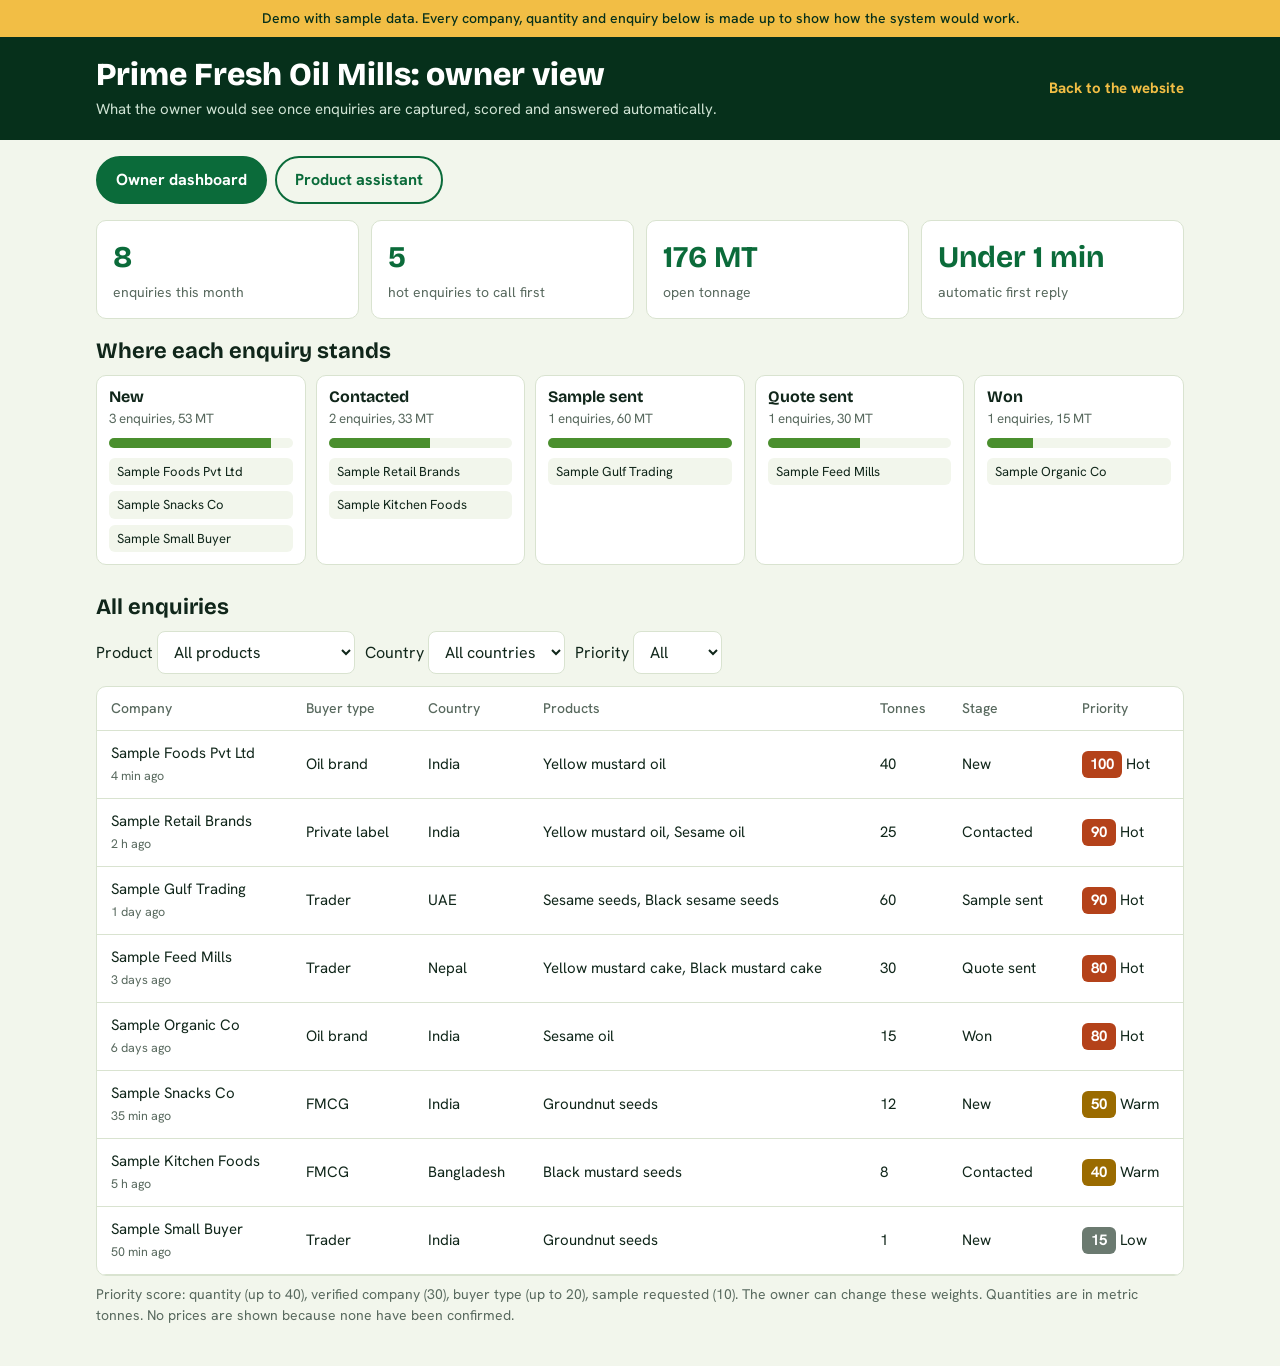
<file: demo.html>
<!DOCTYPE html>
<html lang="en">
<head>
<meta charset="utf-8">
<meta name="viewport" content="width=device-width, initial-scale=1">
<title>Prime Fresh Oil Mills: owner dashboard and assistant demo</title>
<link rel="preconnect" href="https://fonts.googleapis.com">
<link href="https://fonts.googleapis.com/css2?family=Bricolage+Grotesque:wght@600;800&family=Hanken+Grotesk:wght@400;500;700&display=swap" rel="stylesheet">
<style>
:root{--green:#0B6B3A;--deep:#06301B;--forest:#0A4A2A;--leaf:#4A8F2E;--gold:#F2BE45;--sage:#F2F6EC;--text:#10261A;--muted:#58695E;--line:#d9e3d0;--hot:#B4421A;--warm:#9A6B00}
*{box-sizing:border-box}
html,body{margin:0}
body{font-family:"Hanken Grotesk",system-ui,sans-serif;color:var(--text);background:var(--sage);line-height:1.5}
h1,h2,h3{font-family:"Bricolage Grotesque","Hanken Grotesk",system-ui,sans-serif;margin:0;line-height:1.15}
.banner{background:var(--gold);color:var(--deep);font-size:14px;padding:8px 16px;text-align:center;font-weight:500}
header{background:var(--deep);color:#fff;padding:20px 16px}
.wrap{max-width:1120px;margin:0 auto;padding:0 16px}
header .wrap{display:flex;flex-wrap:wrap;gap:12px;align-items:center;justify-content:space-between}
header h1{font-size:clamp(22px,4vw,32px);font-weight:800}
header p{margin:4px 0 0;color:#cfe3d4;font-size:15px}
.back{color:var(--gold);font-weight:700;text-decoration:none;font-size:15px}
nav{display:flex;gap:8px;padding:16px 0}
nav button{font:inherit;font-weight:700;padding:10px 18px;border-radius:999px;border:2px solid var(--green);background:transparent;color:var(--green);cursor:pointer}
nav button[aria-selected=true]{background:var(--green);color:#fff}
button:focus-visible,a:focus-visible,input:focus-visible,select:focus-visible{outline:3px solid var(--gold);outline-offset:2px}
.kpis{display:grid;grid-template-columns:repeat(auto-fit,minmax(160px,1fr));gap:12px;margin-bottom:20px}
.kpi{background:#fff;border:1px solid var(--line);border-radius:10px;padding:14px 16px}
.kpi b{display:block;font-family:"Bricolage Grotesque",sans-serif;font-size:30px;color:var(--green)}
.kpi span{color:var(--muted);font-size:14px}
.board{display:grid;grid-template-columns:repeat(5,minmax(150px,1fr));gap:10px;overflow-x:auto;padding-bottom:6px;margin-bottom:24px}
.col{background:#fff;border:1px solid var(--line);border-radius:10px;padding:12px;min-width:150px}
.col h3{font-size:16px}
.col small{color:var(--muted)}
.bar{height:10px;border-radius:5px;background:var(--sage);margin:8px 0 10px;overflow:hidden}
.bar i{display:block;height:100%;background:var(--leaf);transform-origin:left;animation:grow .9s ease-out}
@keyframes grow{from{transform:scaleX(0)}}
@media (prefers-reduced-motion:reduce){.bar i{animation:none}}
.chip{display:block;font-size:13px;background:var(--sage);border-radius:6px;padding:4px 8px;margin-top:6px}
.filters{display:flex;flex-wrap:wrap;gap:10px;margin-bottom:12px}
select,input[type=text]{font:inherit;padding:9px 12px;border:1px solid var(--line);border-radius:8px;background:#fff;color:var(--text)}
.tablewrap{overflow-x:auto;background:#fff;border:1px solid var(--line);border-radius:10px}
table{border-collapse:collapse;width:100%;min-width:720px}
th,td{text-align:left;padding:11px 14px;border-bottom:1px solid var(--line);font-size:15px}
th{font-size:14px;color:var(--muted);font-weight:500}
tbody tr{cursor:pointer}
tbody tr:hover,tbody tr[aria-selected=true]{background:#f7faf2}
.score{display:inline-block;min-width:34px;text-align:center;border-radius:6px;padding:2px 8px;font-weight:700;color:#fff}
.s-hot{background:var(--hot)}.s-warm{background:var(--warm)}.s-low{background:#6b7a70}
.detail{background:#fff;border:1px solid var(--line);border-radius:10px;padding:18px;margin-top:16px}
.detail h3{font-size:20px;margin-bottom:6px}
.why{margin:8px 0;padding-left:18px;color:var(--muted)}
.reply{background:var(--sage);border-left:4px solid var(--gold);padding:10px 14px;border-radius:6px;margin:10px 0;white-space:pre-wrap}
.btn{display:inline-block;font:inherit;font-weight:700;background:var(--gold);color:var(--deep);border:0;border-radius:8px;padding:10px 16px;cursor:pointer;text-decoration:none}
.note{color:var(--muted);font-size:14px;margin:8px 0 0}
.chat{background:#fff;border:1px solid var(--line);border-radius:10px;max-width:720px;display:flex;flex-direction:column}
.log{height:380px;overflow-y:auto;padding:16px;display:flex;flex-direction:column;gap:10px}
.m{max-width:85%;padding:10px 14px;border-radius:12px;white-space:pre-wrap}
.bot{background:var(--sage);align-self:flex-start}
.me{background:var(--green);color:#fff;align-self:flex-end}
.quick{display:flex;flex-wrap:wrap;gap:8px;padding:0 16px 12px}
.quick button{font:inherit;font-size:14px;border:1px solid var(--green);color:var(--green);background:#fff;border-radius:999px;padding:6px 12px;cursor:pointer}
.send{display:flex;gap:8px;padding:12px 16px;border-top:1px solid var(--line)}
.send input{flex:1;min-width:0}
.m a{color:var(--forest);font-weight:700}
[hidden]{display:none!important}
@media (max-width:640px){.board{grid-template-columns:repeat(5,170px)}}
</style>
</head>
<body>
<div class="banner">Demo with sample data. Every company, quantity and enquiry below is made up to show how the system would work.</div>
<header>
  <div class="wrap">
    <div>
      <h1>Prime Fresh Oil Mills: owner view</h1>
      <p>What the owner would see once enquiries are captured, scored and answered automatically.</p>
    </div>
    <a class="back" href="/">Back to the website</a>
  </div>
</header>

<main class="wrap">
  <nav role="tablist" aria-label="Demo sections">
    <button role="tab" id="t1" aria-selected="true" aria-controls="p1">Owner dashboard</button>
    <button role="tab" id="t2" aria-selected="false" aria-controls="p2">Product assistant</button>
  </nav>

  <section id="p1" role="tabpanel" aria-labelledby="t1">
    <div class="kpis" id="kpis"></div>
    <h2 style="font-size:22px;margin-bottom:10px">Where each enquiry stands</h2>
    <div class="board" id="board"></div>
    <h2 style="font-size:22px;margin-bottom:10px">All enquiries</h2>
    <div class="filters">
      <label>Product <select id="fp"><option value="">All products</option></select></label>
      <label>Country <select id="fc"><option value="">All countries</option></select></label>
      <label>Priority <select id="fs"><option value="">All</option><option value="hot">Hot</option><option value="warm">Warm</option><option value="low">Low</option></select></label>
    </div>
    <div class="tablewrap">
      <table>
        <thead><tr><th>Company</th><th>Buyer type</th><th>Country</th><th>Products</th><th>Tonnes</th><th>Stage</th><th>Priority</th></tr></thead>
        <tbody id="rows"></tbody>
      </table>
    </div>
    <div class="detail" id="detail" hidden></div>
    <p class="note">Priority score: quantity (up to 40), verified company (30), buyer type (up to 20), sample requested (10). The owner can change these weights. Quantities are in metric tonnes. No prices are shown because none have been confirmed.</p>
  </section>

  <section id="p2" role="tabpanel" aria-labelledby="t2" hidden>
    <h2 style="font-size:22px;margin-bottom:6px">Product assistant</h2>
    <p class="note" style="margin-bottom:12px">Answers only from the product list and contact details the owner has confirmed. Anything else goes to the team on WhatsApp. This demo uses fixed rules, not a live AI model.</p>
    <div class="chat">
      <div class="log" id="log" aria-live="polite"></div>
      <div class="quick" id="quick"></div>
      <form class="send" id="form">
        <input type="text" id="q" aria-label="Ask a question" placeholder="Ask about products, samples or private label">
        <button class="btn" type="submit">Ask</button>
      </form>
    </div>
  </section>
</main>
<div style="height:40px"></div>

<script>
var WA="919057292529";
var STAGES=["New","Contacted","Sample sent","Quote sent","Won"];
var LEADS=[
{id:1,co:"Sample Foods Pvt Ltd",type:"Oil brand",cc:"India",prod:["Yellow mustard oil"],mt:40,ver:true,sample:true,stage:"New",age:"4 min ago"},
{id:2,co:"Sample Retail Brands",type:"Private label",cc:"India",prod:["Yellow mustard oil","Sesame oil"],mt:25,ver:true,sample:false,stage:"Contacted",age:"2 h ago"},
{id:3,co:"Sample Gulf Trading",type:"Trader",cc:"UAE",prod:["Sesame seeds","Black sesame seeds"],mt:60,ver:true,sample:true,stage:"Sample sent",age:"1 day ago"},
{id:4,co:"Sample Snacks Co",type:"FMCG",cc:"India",prod:["Groundnut seeds"],mt:12,ver:false,sample:true,stage:"New",age:"35 min ago"},
{id:5,co:"Sample Feed Mills",type:"Trader",cc:"Nepal",prod:["Yellow mustard cake","Black mustard cake"],mt:30,ver:true,sample:false,stage:"Quote sent",age:"3 days ago"},
{id:6,co:"Sample Kitchen Foods",type:"FMCG",cc:"Bangladesh",prod:["Black mustard seeds"],mt:8,ver:false,sample:false,stage:"Contacted",age:"5 h ago"},
{id:7,co:"Sample Organic Co",type:"Oil brand",cc:"India",prod:["Sesame oil"],mt:15,ver:true,sample:true,stage:"Won",age:"6 days ago"},
{id:8,co:"Sample Small Buyer",type:"Trader",cc:"India",prod:["Groundnut seeds"],mt:1,ver:false,sample:false,stage:"New",age:"50 min ago"}
];
function score(l){
  var q=l.mt>=20?40:l.mt>=5?20:5,v=l.ver?30:0,t=(l.type==="Oil brand"||l.type==="Private label"||l.type==="FMCG")?20:10,s=l.sample?10:0;
  return {n:q+v+t+s,why:["Quantity "+l.mt+" MT: "+q+" points",l.ver?"Verified company: 30 points":"Company not verified: 0 points","Buyer type "+l.type+": "+t+" points",l.sample?"Asked for a sample: 10 points":"No sample request: 0 points"]};
}
function pri(n){return n>=70?"hot":n>=40?"warm":"low"}
function cap(s){return s.charAt(0).toUpperCase()+s.slice(1)}
function esc(s){return String(s).replace(/[&<>"]/g,function(c){return {"&":"&amp;","<":"&lt;",">":"&gt;",'"':"&quot;"}[c]})}
LEADS.forEach(function(l){var s=score(l);l.score=s.n;l.why=s.why;l.pri=pri(s.n)});

function kpis(){
  var hot=LEADS.filter(function(l){return l.pri==="hot"}).length;
  var open=LEADS.filter(function(l){return l.stage!=="Won"});
  var mt=open.reduce(function(a,l){return a+l.mt},0);
  document.getElementById("kpis").innerHTML=
   [[LEADS.length,"enquiries this month"],[hot,"hot enquiries to call first"],[mt+" MT","open tonnage"],["Under 1 min","automatic first reply"]]
   .map(function(k){return '<div class="kpi"><b>'+k[0]+'</b><span>'+k[1]+'</span></div>'}).join("");
}
function board(){
  var max=Math.max.apply(null,STAGES.map(function(s){return LEADS.filter(function(l){return l.stage===s}).reduce(function(a,l){return a+l.mt},0)}))||1;
  document.getElementById("board").innerHTML=STAGES.map(function(s){
    var ls=LEADS.filter(function(l){return l.stage===s}),mt=ls.reduce(function(a,l){return a+l.mt},0);
    return '<div class="col"><h3>'+s+'</h3><small>'+ls.length+' enquiries, '+mt+' MT</small><div class="bar"><i style="width:'+(mt/max*100)+'%"></i></div>'+
      ls.map(function(l){return '<span class="chip">'+esc(l.co)+'</span>'}).join("")+'</div>';
  }).join("");
}
function filters(){
  var ps={},cs={};
  LEADS.forEach(function(l){l.prod.forEach(function(p){ps[p]=1});cs[l.cc]=1});
  fill("fp",Object.keys(ps).sort());fill("fc",Object.keys(cs).sort());
  ["fp","fc","fs"].forEach(function(id){document.getElementById(id).addEventListener("change",rows)});
}
function fill(id,arr){var el=document.getElementById(id);arr.forEach(function(v){var o=document.createElement("option");o.value=v;o.textContent=v;el.appendChild(o)})}
var sel=null;
function rows(){
  var p=fp.value,c=fc.value,s=fs.value;
  var ls=LEADS.filter(function(l){return (!p||l.prod.indexOf(p)>-1)&&(!c||l.cc===c)&&(!s||l.pri===s)}).sort(function(a,b){return b.score-a.score});
  var tb=document.getElementById("rows");
  if(!ls.length){tb.innerHTML='<tr><td colspan="7">No enquiries match these filters. Clear a filter to see more.</td></tr>';return}
  tb.innerHTML=ls.map(function(l){
    return '<tr tabindex="0" data-id="'+l.id+'" aria-selected="'+(sel===l.id)+'"><td>'+esc(l.co)+'<br><small style="color:var(--muted)">'+l.age+'</small></td><td>'+l.type+'</td><td>'+l.cc+'</td><td>'+esc(l.prod.join(", "))+'</td><td>'+l.mt+'</td><td>'+l.stage+'</td><td><span class="score s-'+l.pri+'">'+l.score+'</span> '+cap(l.pri)+'</td></tr>';
  }).join("");
  [].forEach.call(tb.querySelectorAll("tr[data-id]"),function(tr){
    function open(){show(+tr.getAttribute("data-id"))}
    tr.addEventListener("click",open);
    tr.addEventListener("keydown",function(e){if(e.key==="Enter"||e.key===" "){e.preventDefault();open()}});
  });
}
function show(id){
  sel=id;rows();
  var l=LEADS.filter(function(x){return x.id===id})[0],d=document.getElementById("detail");
  var msg="Hello "+l.co+", thank you for your enquiry about "+l.prod.join(" and ")+" ("+l.mt+" MT). We have received it and our team will send you a quotation. Could you confirm your delivery location and preferred packing?\n\nPrime Fresh Oil Mills, +91 90572 92529";
  d.hidden=false;
  d.innerHTML='<h3>'+esc(l.co)+'</h3><div>'+l.type+' from '+l.cc+', '+l.mt+' MT of '+esc(l.prod.join(", "))+'. Stage: '+l.stage+'.</div>'+
   '<p style="margin:10px 0 0"><b>Why this priority</b></p><ul class="why">'+l.why.map(function(w){return '<li>'+esc(w)+'</li>'}).join("")+'</ul>'+
   '<p style="margin:10px 0 0"><b>Automatic first reply (sent within a minute)</b></p><div class="reply">'+esc(msg)+'</div>'+
   '<a class="btn" target="_blank" rel="noopener" href="https://wa.me/'+WA+'?text='+encodeURIComponent(msg)+'">Preview in WhatsApp</a>'+
   '<p class="note">In the live system this message goes to the buyer. Here it only opens a draft.</p>';
  d.scrollIntoView({behavior:"smooth",block:"nearest"});
}

/* Assistant: fixed rules over confirmed facts only */
var KB=[
 {k:["yellow mustard oil","mustard oil","hero"],a:"Yellow mustard oil is our best-selling oil, supplied in bulk to oil brands, FMCG and private-label businesses. Tell me the quantity in tonnes, delivery location and packing you need and the team will quote."},
 {k:["sesame"],a:"We supply sesame seeds (a best seller), black sesame seeds and sesame oil (also a best seller)."},
 {k:["groundnut","peanut"],a:"Groundnut seeds are one of our best sellers. Add them to the enquiry sheet with your quantity and destination."},
 {k:["cake","de-oiled","deoiled","feed"],a:"We list yellow mustard cake and black mustard cake. Other cakes can be requested through the custom product line on the quote form."},
 {k:["black mustard","seed","seeds"],a:"Seeds we list: yellow mustard, black mustard, sesame, black sesame and groundnut."},
 {k:["private label","own brand","white label"],a:"Yes, there is a private-label path on the website. Start a quote, choose private label as the buyer type, and the team will talk through your requirements."},
 {k:["sample"],a:"You can ask for a sample inside the quote form. The team confirms what can be sent."},
 {k:["price","rate","cost","quote","quotation"],a:"Prices depend on product, quantity, destination and packing, so we quote per enquiry. Use Request quote on the site, or send the details on WhatsApp."},
 {k:["certificate","fssai","iso","lab","test report","spec"],a:"I cannot confirm certificates or lab reports here. You can ask for a spec sheet or test report in the quote form, and the team will share the documents they hold."},
 {k:["moq","minimum","capacity"],a:"I do not have a confirmed minimum order or capacity figure. The team will answer this directly for your product."},
 {k:["address","where","location","visit"],a:"The mill address is being confirmed and will appear on the contact panel. For now, call or WhatsApp +91 90572 92529."},
 {k:["phone","call","contact","email","whatsapp"],a:"Phone and WhatsApp: +91 90572 92529. Email: Puneet2garg@gmail.com."},
 {k:["product","catalog","catalogue","what do you","list"],a:"Oils: yellow mustard oil, sesame oil. Seeds: yellow mustard, black mustard, sesame, black sesame, groundnut. De-oiled cakes: yellow mustard cake, black mustard cake. Anything else, ask for a custom product."}
];
var QUICK=["What products do you supply?","Can I get a sample?","Do you do private label?","What is the price?","Do you have certificates?"];
function add(t,who,html){var d=document.createElement("div");d.className="m "+who;if(html)d.innerHTML=html;else d.textContent=t;log.appendChild(d);log.scrollTop=log.scrollHeight}
function answer(q){
  var s=q.toLowerCase();
  for(var i=0;i<KB.length;i++){for(var j=0;j<KB[i].k.length;j++){if(s.indexOf(KB[i].k[j])>-1){return {t:KB[i].a}}}}
  return {t:"I do not have a confirmed answer to that, so I will not guess. ",wa:q};
}
function ask(q){
  if(!q.trim())return;
  add(q,"me");
  var r=answer(q);
  if(r.wa){add("","bot",esc(r.t)+'<a target="_blank" rel="noopener" href="https://wa.me/'+WA+'?text='+encodeURIComponent("Hello, I have a question: "+q)+'">Send this question to the team on WhatsApp</a>')}
  else add(r.t,"bot");
}
var log=document.getElementById("log");
add("Hello. I can answer questions about Prime Fresh Oil Mills products, samples and quotes. What would you like to know?","bot");
document.getElementById("quick").innerHTML=QUICK.map(function(q){return '<button type="button">'+q+'</button>'}).join("");
document.getElementById("quick").addEventListener("click",function(e){if(e.target.tagName==="BUTTON")ask(e.target.textContent)});
document.getElementById("form").addEventListener("submit",function(e){e.preventDefault();var i=document.getElementById("q");ask(i.value);i.value=""});

/* Tabs */
function tab(n){
  [1,2].forEach(function(i){document.getElementById("t"+i).setAttribute("aria-selected",i===n);document.getElementById("p"+i).hidden=i!==n});
}
document.getElementById("t1").onclick=function(){tab(1)};
document.getElementById("t2").onclick=function(){tab(2)};
kpis();board();filters();rows();
</script>
</body>
</html>
</file>
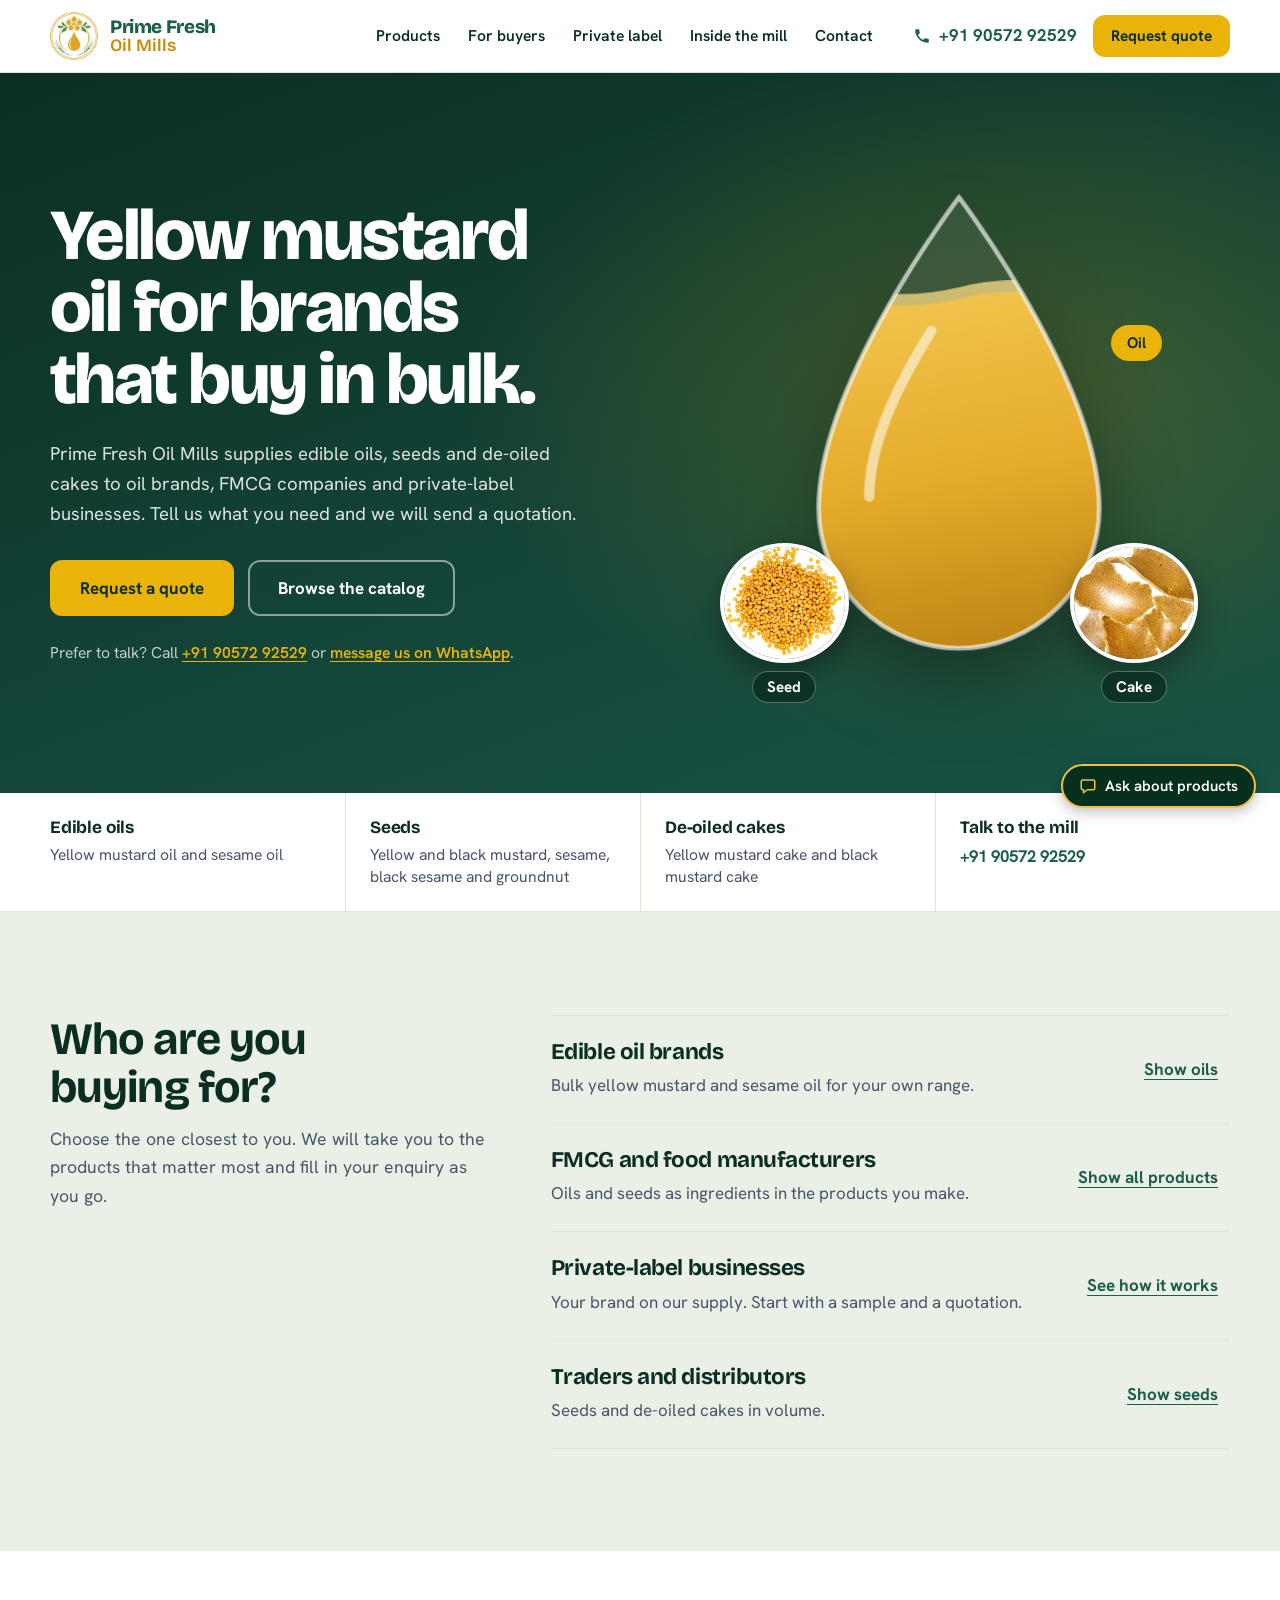
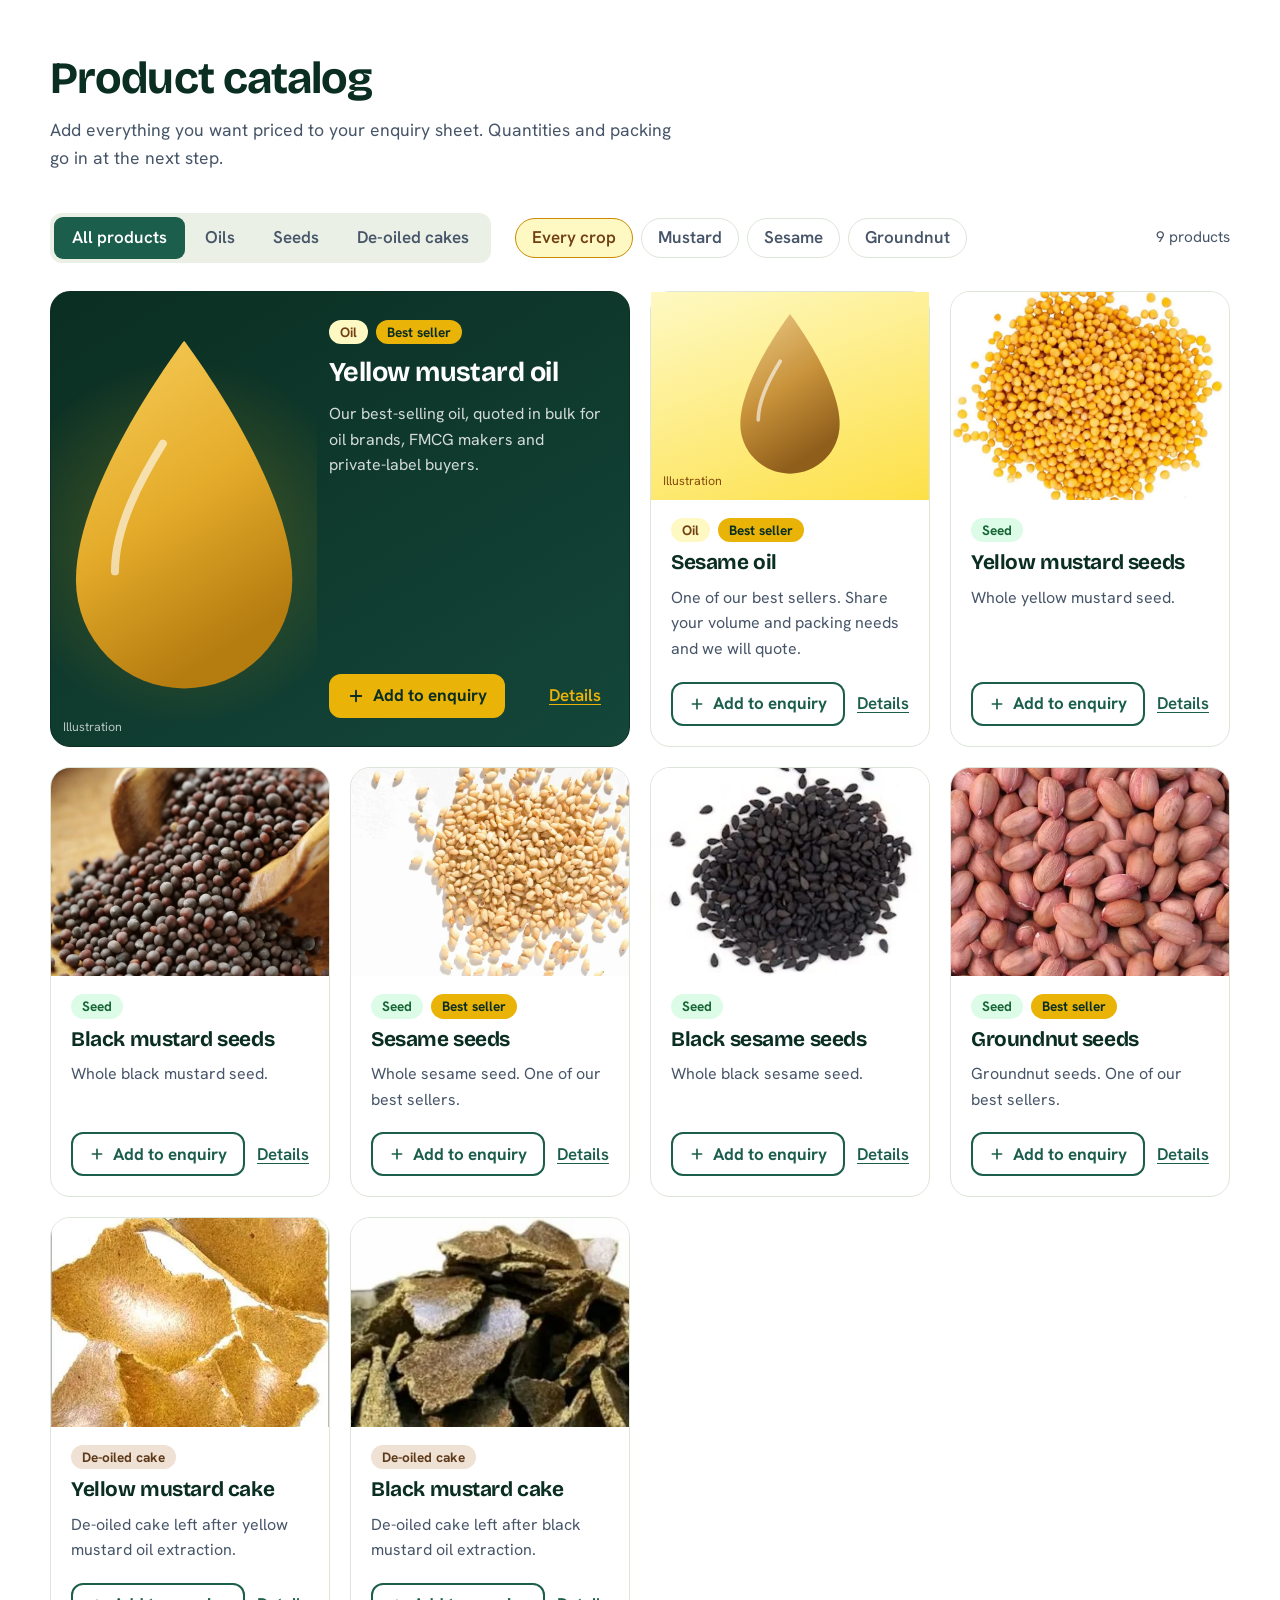
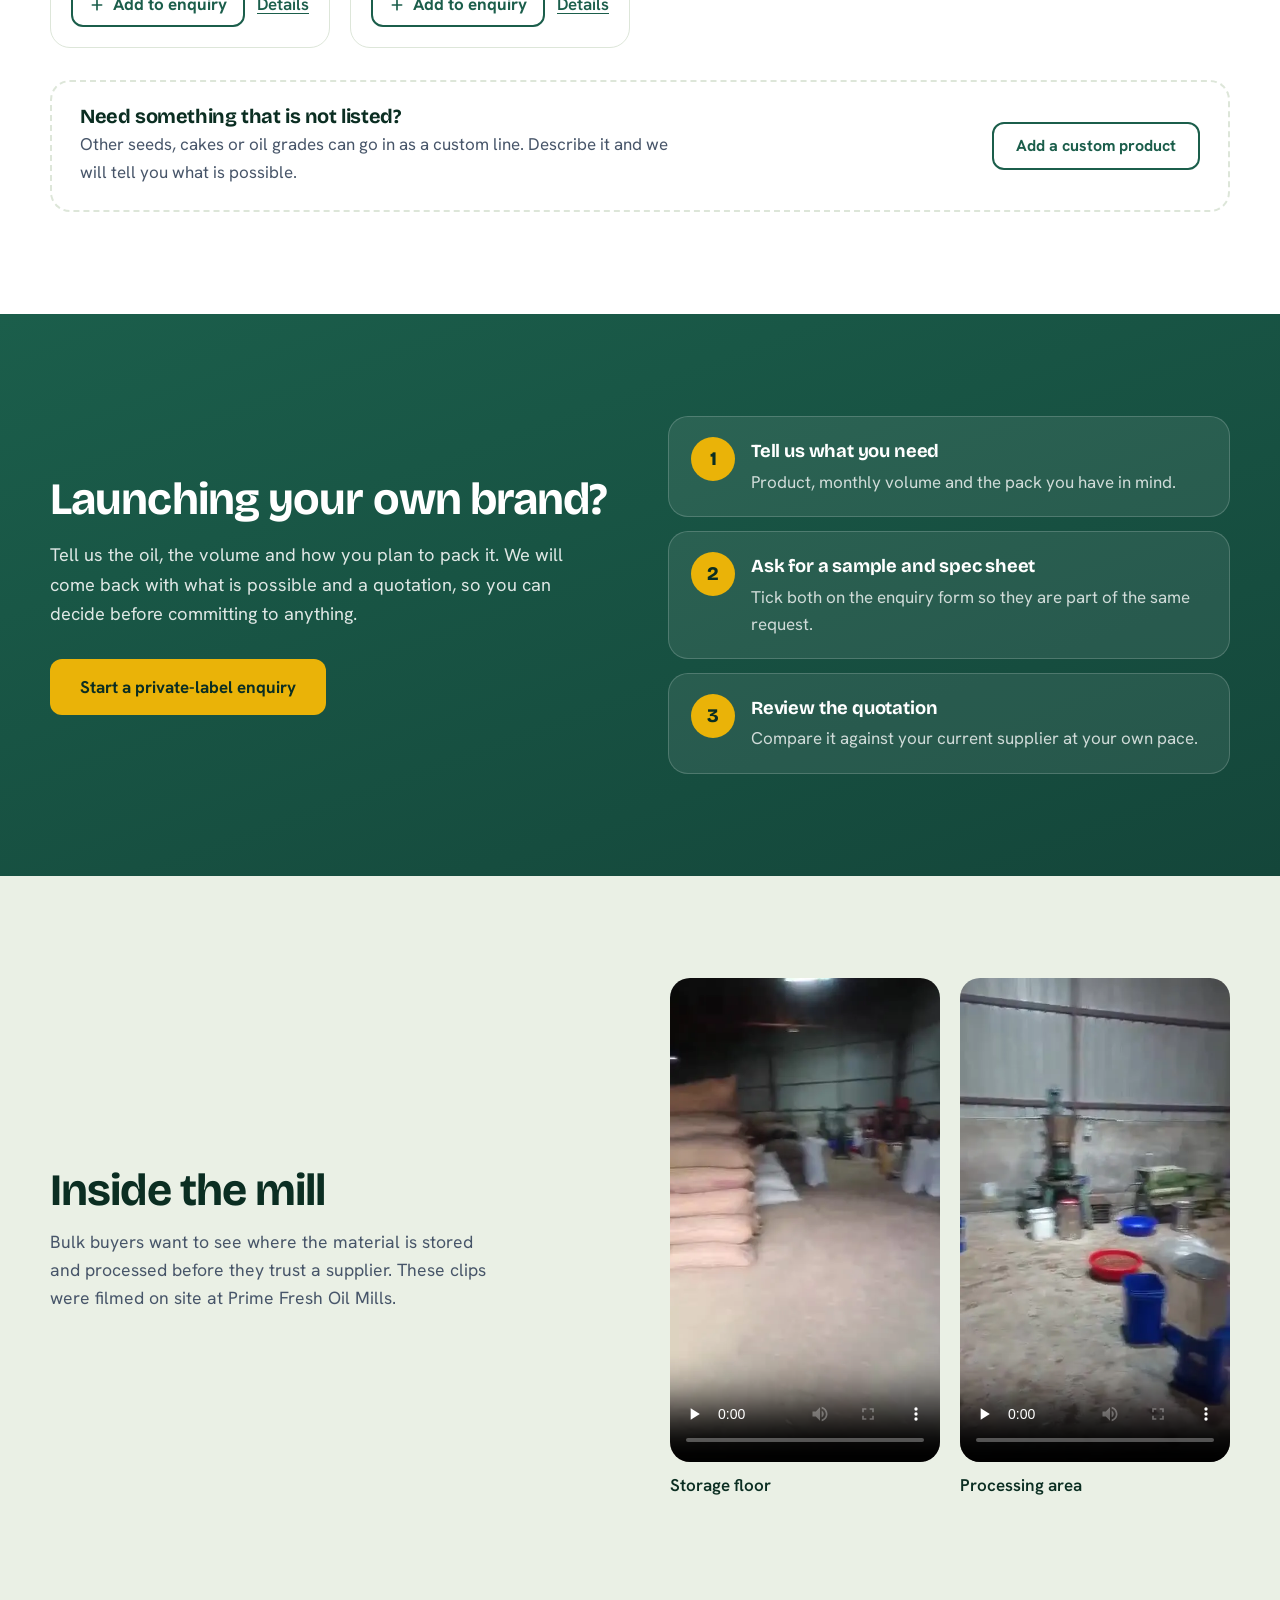
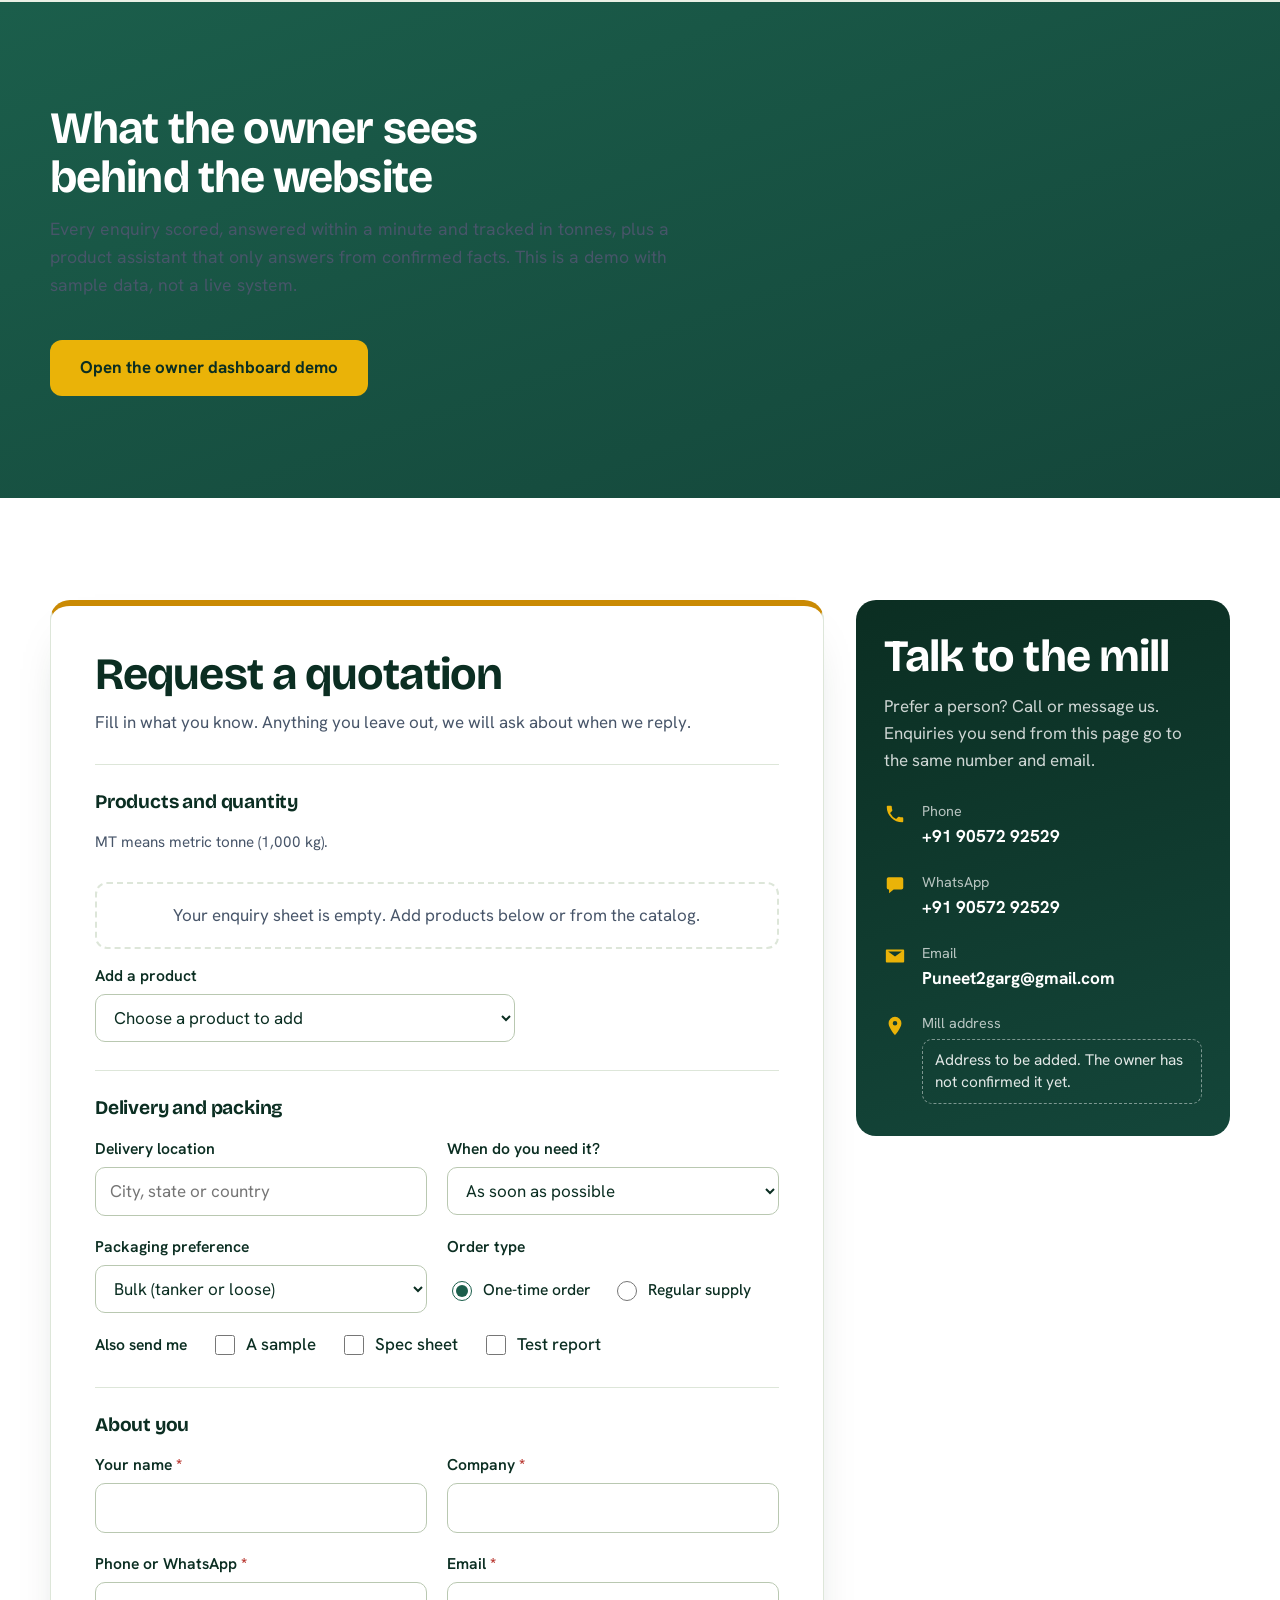
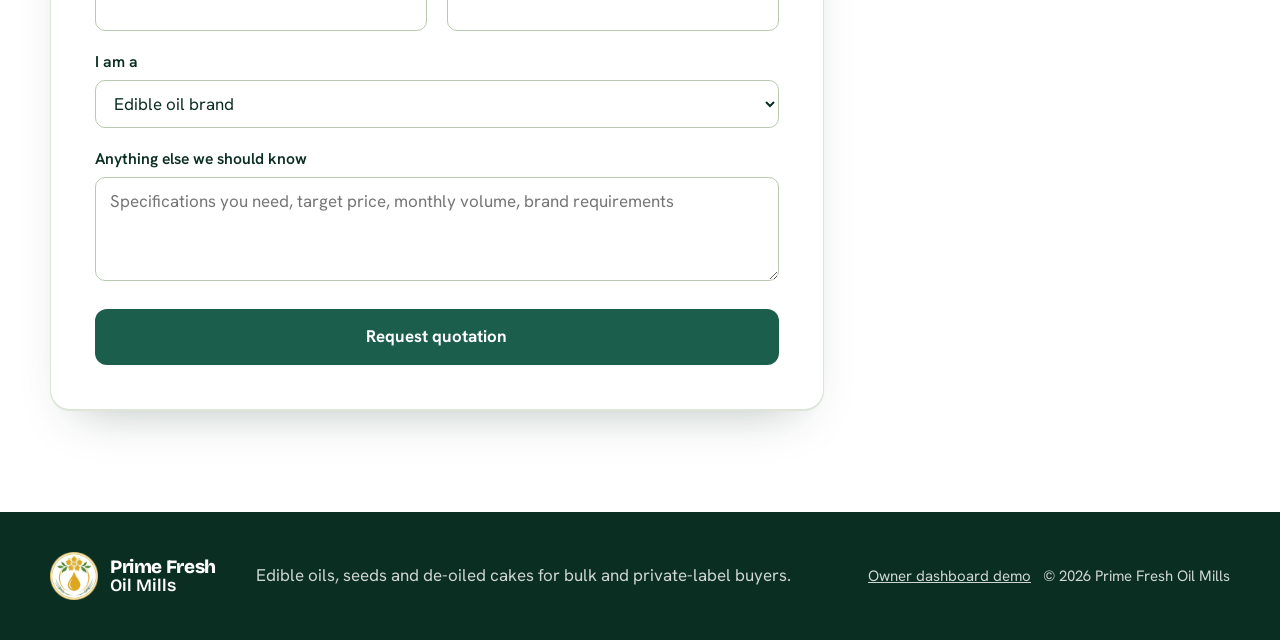
<file: index -2.html>
<!doctype html>
<html lang="en">
<head>
  <meta charset="UTF-8" />
  <meta name="viewport" content="width=device-width, initial-scale=1" />
  <title>Prime Fresh Oil Mills | Yellow mustard oil, seeds and de-oiled cakes in bulk</title>
  <meta name="description" content="Prime Fresh Oil Mills supplies yellow mustard oil, sesame oil, edible seeds and de-oiled cakes in bulk to oil brands, FMCG companies and private-label businesses. Request a quotation." />
  <meta name="theme-color" content="#06301B" />
  <meta property="og:title" content="Prime Fresh Oil Mills" />
  <meta property="og:description" content="Yellow mustard oil, sesame oil, seeds and de-oiled cakes in bulk. Request a quotation." />
  <meta property="og:type" content="website" />
  <meta property="og:image" content="/img/emblem-on-white.png" />
  <link rel="icon" type="image/png" href="/img/favicon.png" />
  <link rel="preconnect" href="https://fonts.googleapis.com" />
  <link rel="preconnect" href="https://fonts.gstatic.com" crossorigin />
  <link href="https://fonts.googleapis.com/css2?family=Bricolage+Grotesque:opsz,wght@12..96,500;12..96,700;12..96,800&family=Hanken+Grotesk:wght@400;500;600;700&display=swap" rel="stylesheet" />
  <link rel="stylesheet" href="/css/styles.css" />
  <script type="application/ld+json">
  {
    "@context": "https://schema.org",
    "@type": "Organization",
    "name": "Prime Fresh Oil Mills",
    "telephone": "+91 90572 92529",
    "email": "Puneet2garg@gmail.com",
    "logo": "/img/emblem-on-white.png",
    "description": "Manufacturer and bulk supplier of edible oils, seeds and de-oiled cakes."
  }
  </script>
</head>
<body>
  <a class="skip" href="#main">Skip to content</a>

  <!-- ============ HEADER ============ -->
  <header class="site-header" id="top">
    <div class="wrap site-header__bar">
      <a class="brand" href="#top" aria-label="Prime Fresh Oil Mills, home">
        <img src="/img/emblem.png" alt="" width="48" height="48" />
        <span class="brand__name">Prime Fresh <span>Oil Mills</span></span>
      </a>

      <nav class="nav" id="nav" aria-label="Main">
        <a href="#products">Products</a>
        <a href="#buyers">For buyers</a>
        <a href="#private-label">Private label</a>
        <a href="#mill">Inside the mill</a>
        <a href="#contact">Contact</a>
      </nav>

      <div class="site-header__actions">
        <a class="header-phone" href="tel:+919057292529">
          <svg viewBox="0 0 24 24" aria-hidden="true"><path d="M6.6 10.8a15.1 15.1 0 0 0 6.6 6.6l2.2-2.2a1 1 0 0 1 1-.25 11.4 11.4 0 0 0 3.6.57 1 1 0 0 1 1 1V20a1 1 0 0 1-1 1A17 17 0 0 1 3 4a1 1 0 0 1 1-1h3.5a1 1 0 0 1 1 1c0 1.25.2 2.45.57 3.6a1 1 0 0 1-.25 1z"/></svg>
          +91 90572 92529
        </a>
        <a class="btn btn--gold btn--sm" href="#quote" data-goto-quote>Request quote</a>
        <button class="menu-btn" id="menuBtn" aria-expanded="false" aria-controls="nav">
          <span class="sr">Menu</span>
          <svg viewBox="0 0 24 24" aria-hidden="true"><path d="M4 7h16M4 12h16M4 17h16"/></svg>
        </button>
      </div>
    </div>
  </header>

  <main id="main">

    <!-- ============ HERO ============ -->
    <section class="hero on-dark" aria-labelledby="hero-title">
      <div class="wrap hero__inner">
        <div class="hero__copy">
          <h1 id="hero-title">Yellow mustard oil for brands that buy in bulk.</h1>
          <p class="hero__lead">
            Prime Fresh Oil Mills supplies edible oils, seeds and de-oiled cakes to oil brands,
            FMCG companies and private-label businesses. Tell us what you need and we will send a quotation.
          </p>
          <div class="hero__cta">
            <a class="btn btn--gold btn--lg" href="#quote" data-goto-quote data-prefill-product="yellow-mustard-oil">Request a quote</a>
            <a class="btn btn--ghost btn--lg" href="#products">Browse the catalog</a>
          </div>
          <p class="hero__note">
            Prefer to talk? Call <a href="tel:+919057292529">+91 90572 92529</a> or
            <a href="https://wa.me/919057292529" target="_blank" rel="noopener">message us on WhatsApp</a>.
          </p>
        </div>

        <div class="hero__visual" aria-label="Yellow mustard in three forms: oil, seed and cake">
          <svg class="drop" viewBox="0 0 400 450" role="img" aria-label="A drop of golden yellow mustard oil filling up">
            <defs>
              <clipPath id="dropClip">
                <path d="M200 30 C200 30 78 190 78 300 A122 122 0 0 0 322 300 C322 190 200 30 200 30 Z"/>
              </clipPath>
              <linearGradient id="oilA" x1="0" y1="0" x2="0.4" y2="1">
                <stop offset="0" stop-color="#F7CE5B"/>
                <stop offset="0.55" stop-color="#E5AC2B"/>
                <stop offset="1" stop-color="#B57C10"/>
              </linearGradient>
              <linearGradient id="oilB" x1="0" y1="0" x2="0" y2="1">
                <stop offset="0" stop-color="#FFE08A" stop-opacity=".75"/>
                <stop offset="1" stop-color="#E5AC2B" stop-opacity=".55"/>
              </linearGradient>
            </defs>
            <path class="drop__glass" d="M200 30 C200 30 78 190 78 300 A122 122 0 0 0 322 300 C322 190 200 30 200 30 Z"/>
            <g clip-path="url(#dropClip)">
              <g class="liquid">
                <g class="wave wave--back"><path d="M-200 108 q50 -12 100 0 t100 0 t100 0 t100 0 t100 0 t100 0 t100 0 t100 0 V480 H-200 Z" fill="url(#oilB)"/></g>
                <g class="wave wave--front"><path d="M-200 118 q50 -12 100 0 t100 0 t100 0 t100 0 t100 0 t100 0 t100 0 t100 0 V480 H-200 Z" fill="url(#oilA)"/></g>
              </g>
            </g>
            <path class="drop__shine" d="M122 290 C122 240 150 188 176 146"/>
            <path class="drop__outline" d="M200 30 C200 30 78 190 78 300 A122 122 0 0 0 322 300 C322 190 200 30 200 30 Z"/>
          </svg>

          <button class="medal medal--seed" type="button" data-filter-form="seed" data-filter-crop="mustard">
            <img src="/img/yellow-mustard-seeds.webp" alt="Yellow mustard seeds" width="120" height="120" />
            <span>Seed</span>
          </button>
          <button class="medal medal--cake" type="button" data-filter-form="cake" data-filter-crop="mustard">
            <img src="/img/yellow-mustard-cake.webp" alt="Yellow mustard de-oiled cake" width="120" height="120" />
            <span>Cake</span>
          </button>
          <button class="medal-tag medal-tag--oil" type="button" data-filter-form="oil" data-filter-crop="mustard">Oil</button>
        </div>
      </div>
    </section>

    <!-- ============ WHAT WE SUPPLY (confirmed facts only) ============ -->
    <section class="facts" aria-label="What we supply">
      <div class="wrap facts__grid">
        <p><strong>Edible oils</strong>Yellow mustard oil and sesame oil</p>
        <p><strong>Seeds</strong>Yellow and black mustard, sesame, black sesame and groundnut</p>
        <p><strong>De-oiled cakes</strong>Yellow mustard cake and black mustard cake</p>
        <p><strong>Talk to the mill</strong><a href="tel:+919057292529">+91 90572 92529</a></p>
      </div>
    </section>

    <!-- ============ BUYER ROUTES ============ -->
    <section class="section section--paper" id="buyers" aria-labelledby="buyers-title">
      <div class="wrap buyers">
        <div class="section__head">
          <h2 id="buyers-title">Who are you buying for?</h2>
          <p>Choose the one closest to you. We will take you to the products that matter most and fill in your enquiry as you go.</p>
        </div>
        <ul class="routes" id="routes"></ul>
      </div>
    </section>

    <!-- ============ CATALOG ============ -->
    <section class="section" id="products" aria-labelledby="products-title">
      <div class="wrap">
        <div class="section__head">
          <h2 id="products-title">Product catalog</h2>
          <p>Add everything you want priced to your enquiry sheet. Quantities and packing go in at the next step.</p>
        </div>

        <div class="filters" role="group" aria-label="Filter products">
          <div class="seg" id="formFilters" role="group" aria-label="Product form"></div>
          <div class="chips" id="cropFilters" role="group" aria-label="Crop"></div>
          <p class="filters__count" id="count" aria-live="polite"></p>
        </div>

        <div class="grid" id="grid"></div>

        <div class="custom-ask">
          <div>
            <h3>Need something that is not listed?</h3>
            <p>Other seeds, cakes or oil grades can go in as a custom line. Describe it and we will tell you what is possible.</p>
          </div>
          <button class="btn btn--outline" type="button" data-add-other>Add a custom product</button>
        </div>
      </div>
    </section>

    <!-- ============ PRIVATE LABEL ============ -->
    <section class="section section--green on-dark" id="private-label" aria-labelledby="pl-title">
      <div class="wrap pl">
        <div class="pl__copy">
          <h2 id="pl-title">Launching your own brand?</h2>
          <p>
            Tell us the oil, the volume and how you plan to pack it. We will come back with what is possible and a quotation,
            so you can decide before committing to anything.
          </p>
          <button class="btn btn--gold btn--lg" type="button" id="plStart">Start a private-label enquiry</button>
        </div>
        <ol class="steps">
          <li><strong>Tell us what you need</strong><span>Product, monthly volume and the pack you have in mind.</span></li>
          <li><strong>Ask for a sample and spec sheet</strong><span>Tick both on the enquiry form so they are part of the same request.</span></li>
          <li><strong>Review the quotation</strong><span>Compare it against your current supplier at your own pace.</span></li>
        </ol>
      </div>
    </section>

    <!-- ============ INSIDE THE MILL ============ -->
    <section class="section section--paper" id="mill" aria-labelledby="mill-title">
      <div class="wrap mill">
        <div class="section__head">
          <h2 id="mill-title">Inside the mill</h2>
          <p>Bulk buyers want to see where the material is stored and processed before they trust a supplier. These clips were filmed on site at Prime Fresh Oil Mills.</p>
        </div>
        <div class="reels">
          <figure>
            <video controls playsinline preload="none" poster="/img/poster-storage.webp" width="474" height="850">
              <source src="/video/storage-floor.mp4" type="video/mp4" />
            </video>
            <figcaption>Storage floor</figcaption>
          </figure>
          <figure>
            <video controls playsinline preload="none" poster="/img/poster-processing.webp" width="474" height="850">
              <source src="/video/processing-floor.mp4" type="video/mp4" />
            </video>
            <figcaption>Processing area</figcaption>
          </figure>
        </div>
      </div>
    </section>

    <!-- ============ OWNER DEMO ============ -->
    <section class="section section--green on-dark" id="owner-demo" aria-labelledby="demo-title">
      <div class="wrap">
        <div class="section__head">
          <h2 id="demo-title">What the owner sees behind the website</h2>
          <p>Every enquiry scored, answered within a minute and tracked in tonnes, plus a product assistant that only answers from confirmed facts. This is a demo with sample data, not a live system.</p>
        </div>
        <a class="btn btn--gold btn--lg" href="/demo.html">Open the owner dashboard demo</a>
      </div>
    </section>

    <!-- ============ QUOTE + CONTACT ============ -->
    <section class="section quote" id="quote" aria-labelledby="quote-title">
      <div class="wrap quote__grid">

        <div class="sheet" id="sheet">
          <div class="sheet__head">
            <h2 id="quote-title">Request a quotation</h2>
            <p>Fill in what you know. Anything you leave out, we will ask about when we reply.</p>
          </div>

          <form id="enquiryForm" novalidate>
            <div class="alert" id="formAlert" role="alert" hidden></div>

            <fieldset class="fs">
              <legend>Products and quantity</legend>
              <p class="hint">MT means metric tonne (1,000 kg).</p>
              <ul class="items" id="items"></ul>
              <div class="empty" id="itemsEmpty">
                <p>Your enquiry sheet is empty. Add products below or from the catalog.</p>
              </div>
              <div class="field field--inline">
                <label for="addSelect">Add a product</label>
                <select id="addSelect"></select>
              </div>
            </fieldset>

            <fieldset class="fs">
              <legend>Delivery and packing</legend>
              <div class="cols">
                <div class="field">
                  <label for="destination">Delivery location</label>
                  <input id="destination" name="destination" type="text" autocomplete="off" placeholder="City, state or country" />
                </div>
                <div class="field">
                  <label for="needBy">When do you need it?</label>
                  <select id="needBy" name="needBy"></select>
                </div>
                <div class="field">
                  <label for="packaging">Packaging preference</label>
                  <select id="packaging" name="packaging"></select>
                </div>
                <div class="field">
                  <span class="label" id="orderTypeLabel">Order type</span>
                  <div class="radios" role="radiogroup" aria-labelledby="orderTypeLabel">
                    <label><input type="radio" name="orderType" value="One-time order" checked /> One-time order</label>
                    <label><input type="radio" name="orderType" value="Regular supply" /> Regular supply</label>
                  </div>
                </div>
              </div>
              <div class="checks">
                <span class="label">Also send me</span>
                <label><input type="checkbox" name="extras" value="a sample" /> A sample</label>
                <label><input type="checkbox" name="extras" value="the spec sheet" /> Spec sheet</label>
                <label><input type="checkbox" name="extras" value="a test report" /> Test report</label>
              </div>
            </fieldset>

            <fieldset class="fs">
              <legend>About you</legend>
              <div class="cols">
                <div class="field">
                  <label for="name">Your name <b aria-hidden="true">*</b></label>
                  <input id="name" name="name" type="text" autocomplete="name" required />
                </div>
                <div class="field">
                  <label for="company">Company <b aria-hidden="true">*</b></label>
                  <input id="company" name="company" type="text" autocomplete="organization" required />
                </div>
                <div class="field">
                  <label for="phone">Phone or WhatsApp <b aria-hidden="true">*</b></label>
                  <input id="phone" name="phone" type="tel" autocomplete="tel" inputmode="tel" required />
                </div>
                <div class="field">
                  <label for="email">Email <b aria-hidden="true">*</b></label>
                  <input id="email" name="email" type="email" autocomplete="email" required />
                </div>
                <div class="field field--wide">
                  <label for="buyer">I am a</label>
                  <select id="buyer" name="buyer"></select>
                </div>
                <div class="field field--wide">
                  <label for="notes">Anything else we should know</label>
                  <textarea id="notes" name="notes" rows="3" placeholder="Specifications you need, target price, monthly volume, brand requirements"></textarea>
                </div>
              </div>
            </fieldset>

            <button class="btn btn--green btn--lg btn--block" type="submit">Request quotation</button>
          </form>

          <div class="result" id="result" hidden tabindex="-1" aria-labelledby="resultTitle">
            <h3 id="resultTitle">Your enquiry is ready to send</h3>
            <p class="result__note">It has not been sent yet. Send it to the mill the way that suits you.</p>
            <pre class="result__body" id="resultBody"></pre>
            <div class="result__actions">
              <a class="btn btn--wa" id="sendWa" target="_blank" rel="noopener">
                <svg viewBox="0 0 24 24" aria-hidden="true"><path d="M5 3.500h14a2 2 0 0 1 2 2v9.500a2 2 0 0 1-2 2h-8.500L5.500 21v-4H5a2 2 0 0 1-2-2V5.500a2 2 0 0 1 2-2z"/></svg>
                Send on WhatsApp
              </a>
              <a class="btn btn--outline" id="sendMail">Send by email</a>
              <button class="btn btn--outline" type="button" id="copyBtn">Copy enquiry</button>
            </div>
            <button class="link" type="button" id="editBtn">Edit this enquiry</button>
          </div>
        </div>

        <aside class="contact on-dark" id="contact" aria-labelledby="contact-title">
          <h2 id="contact-title">Talk to the mill</h2>
          <p>Prefer a person? Call or message us. Enquiries you send from this page go to the same number and email.</p>
          <ul class="contact__list">
            <li>
              <svg viewBox="0 0 24 24" aria-hidden="true"><path d="M6.6 10.8a15.1 15.1 0 0 0 6.6 6.6l2.2-2.2a1 1 0 0 1 1-.25 11.400 11.400 0 0 0 3.600.57 1 1 0 0 1 1 1V20a1 1 0 0 1-1 1A17 17 0 0 1 3 4a1 1 0 0 1 1-1h3.500a1 1 0 0 1 1 1c0 1.250.2 2.450.57 3.600a1 1 0 0 1-.25 1z"/></svg>
              <div><span>Phone</span><a href="tel:+919057292529">+91 90572 92529</a></div>
            </li>
            <li>
              <svg viewBox="0 0 24 24" aria-hidden="true"><path d="M5 3.500h14a2 2 0 0 1 2 2v9.500a2 2 0 0 1-2 2h-8.500L5.500 21v-4H5a2 2 0 0 1-2-2V5.500a2 2 0 0 1 2-2z"/></svg>
              <div><span>WhatsApp</span><a href="https://wa.me/919057292529" target="_blank" rel="noopener">+91 90572 92529</a></div>
            </li>
            <li>
              <svg viewBox="0 0 24 24" aria-hidden="true"><path d="M3 5h18a1 1 0 0 1 1 1v12a1 1 0 0 1-1 1H3a1 1 0 0 1-1-1V6a1 1 0 0 1 1-1zm1.500 2 7.500 5.500L19.500 7z"/></svg>
              <div><span>Email</span><a href="mailto:Puneet2garg@gmail.com">Puneet2garg@gmail.com</a></div>
            </li>
            <li>
              <svg viewBox="0 0 24 24" aria-hidden="true"><path d="M12 2a7 7 0 0 0-7 7c0 5.200 7 13 7 13s7-7.800 7-13a7 7 0 0 0-7-7zm0 9.500A2.500 2.500 0 1 1 12 6.500a2.500 2.500 0 0 1 0 5z"/></svg>
              <div>
                <span>Mill address</span>
                <p class="placeholder">Address to be added. The owner has not confirmed it yet.</p>
              </div>
            </li>
          </ul>
        </aside>

      </div>
    </section>
  </main>

  <!-- ============ FOOTER ============ -->
  <footer class="footer on-dark">
    <div class="wrap footer__bar">
      <a class="brand brand--footer" href="#top" aria-label="Back to top">
        <img src="/img/emblem-on-white.png" alt="" width="44" height="44" />
        <span class="brand__name">Prime Fresh <span>Oil Mills</span></span>
      </a>
      <p>Edible oils, seeds and de-oiled cakes for bulk and private-label buyers.</p>
      <p class="footer__legal"><a href="/demo.html">Owner dashboard demo</a> &nbsp; &copy; 2026 Prime Fresh Oil Mills</p>
    </div>
  </footer>

  <!-- ============ FLOATING UI ============ -->
  <button class="pill" id="pill" type="button" hidden>
    <span>Enquiry sheet</span><b id="pillCount">0</b>
  </button>

  <div class="mobile-bar" id="mobileBar">
    <a href="tel:+919057292529"><svg viewBox="0 0 24 24" aria-hidden="true"><path d="M6.6 10.8a15.1 15.1 0 0 0 6.6 6.6l2.2-2.2a1 1 0 0 1 1-.25 11.400 11.400 0 0 0 3.600.57 1 1 0 0 1 1 1V20a1 1 0 0 1-1 1A17 17 0 0 1 3 4a1 1 0 0 1 1-1h3.500a1 1 0 0 1 1 1c0 1.250.2 2.450.57 3.600a1 1 0 0 1-.25 1z"/></svg>Call</a>
    <a href="https://wa.me/919057292529" target="_blank" rel="noopener"><svg viewBox="0 0 24 24" aria-hidden="true"><path d="M5 3.500h14a2 2 0 0 1 2 2v9.500a2 2 0 0 1-2 2h-8.500L5.500 21v-4H5a2 2 0 0 1-2-2V5.500a2 2 0 0 1 2-2z"/></svg>WhatsApp</a>
    <a class="mobile-bar__cta" href="#quote" data-goto-quote>Request quote <b id="barCount" hidden>0</b></a>
  </div>

  <div class="toast" id="toast" role="status" aria-live="polite" hidden></div>

  <!-- ============ PRODUCT DRAWER ============ -->
  <div class="drawer" id="drawer" hidden>
    <div class="drawer__scrim" data-close></div>
    <aside class="drawer__panel" role="dialog" aria-modal="true" aria-labelledby="drawerTitle" tabindex="-1">
      <button class="drawer__close" type="button" data-close aria-label="Close product details">
        <svg viewBox="0 0 24 24" aria-hidden="true"><path d="M6 6l12 12M18 6 6 18"/></svg>
      </button>
      <div class="drawer__media" id="drawerMedia"></div>
      <div class="drawer__body">
        <div class="tile__meta" id="drawerMeta"></div>
        <h2 id="drawerTitle"></h2>
        <p id="drawerText"></p>
        <dl class="specs">
          <div><dt>Category</dt><dd id="specCat"></dd></div>
          <div><dt>Crop</dt><dd id="specCrop"></dd></div>
          <div><dt>Specifications</dt><dd>Tick "Spec sheet" on the enquiry form to request them.</dd></div>
          <div><dt>Sample</dt><dd>Tick "A sample" on the enquiry form to request one.</dd></div>
          <div><dt>Minimum order and price</dt><dd>Given in the quotation, based on your quantity and packing.</dd></div>
        </dl>
        <div class="drawer__actions">
          <button class="btn btn--green btn--block" type="button" id="drawerAdd">Add to enquiry</button>
          <a class="btn btn--outline btn--block" id="drawerWa" target="_blank" rel="noopener">Ask about this on WhatsApp</a>
        </div>
      </div>
    </aside>
  </div>

  <script src="/js/app.js"></script>
  <script src="/js/assistant.js" defer></script>
</body>
</html>
</file>
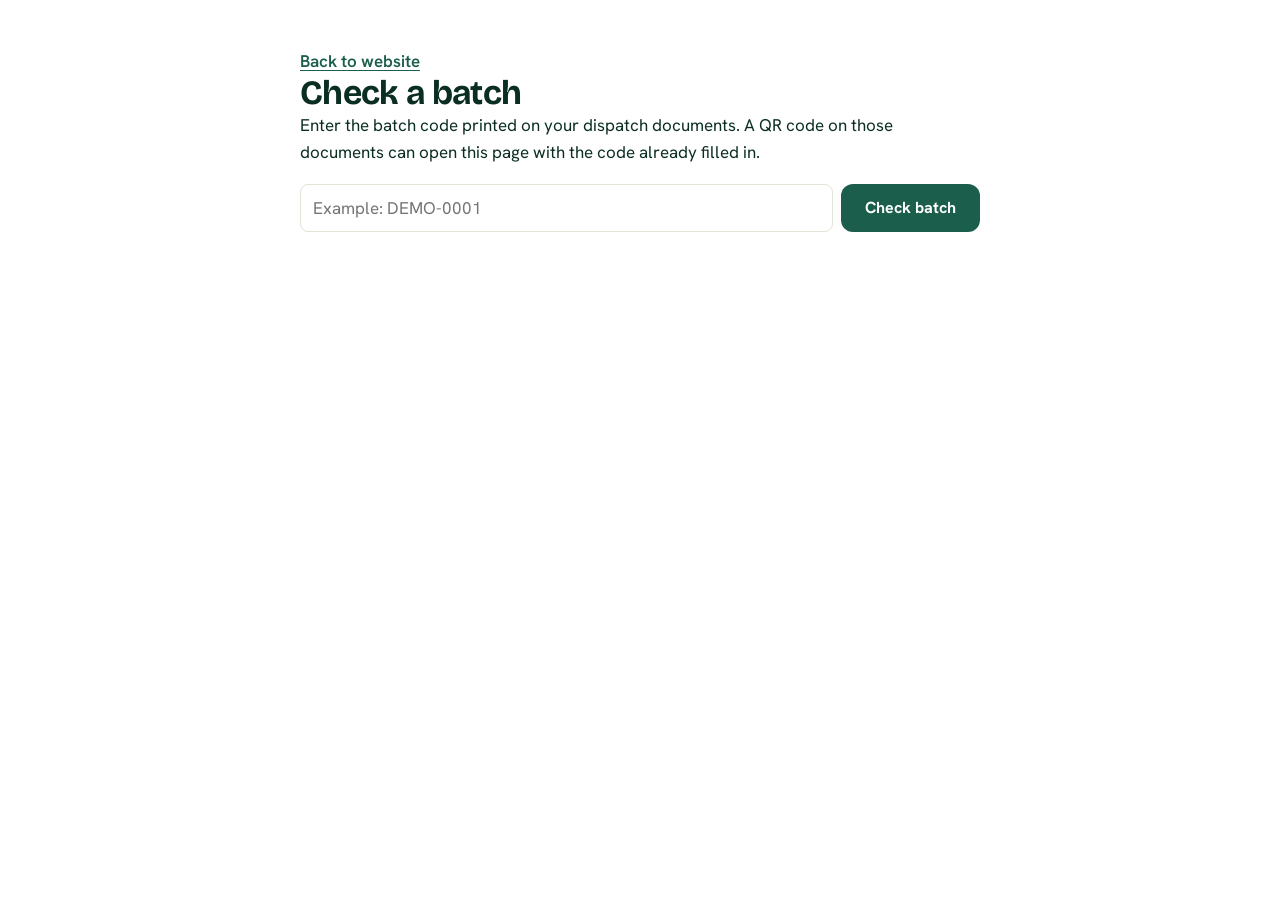
<file: trace.html>
<!doctype html>
<html lang="en">
<head>
  <meta charset="UTF-8" />
  <meta name="viewport" content="width=device-width, initial-scale=1" />
  <title>Batch check | Prime Fresh Oil Mills</title>
  <link rel="icon" type="image/png" href="/img/favicon.png" />
  <link href="https://fonts.googleapis.com/css2?family=Bricolage+Grotesque:opsz,wght@12..96,500;12..96,700;12..96,800&family=Hanken+Grotesk:wght@400;500;600;700&display=swap" rel="stylesheet" />
  <link rel="stylesheet" href="/css/styles.css" />
</head>
<body>
  <main class="wrap trace">
    <p><a class="link" href="/">Back to website</a></p>
    <h1>Check a batch</h1>
    <p>Enter the batch code printed on your dispatch documents. A QR code on those documents can open this page with the code already filled in.</p>
    <form id="tf"><label class="sr" for="code">Batch code</label><input id="code" placeholder="Example: DEMO-0001" autocomplete="off" /><button class="btn btn--green" type="submit">Check batch</button></form>
    <div id="res" role="status"></div>
  </main>
  <script>
    /* The mill adds real batches here. DEMO-0001 is made-up sample data to show the layout. */
    var BATCHES = {
      "DEMO-0001": { sample: true, product: "Yellow mustard oil", packed: "Sample date", pack: "Sample packing", report: "Lab report would open here once the mill uploads it" }
    };
    var res = document.getElementById("res"), input = document.getElementById("code");
    function show(code) {
      code = code.trim().toUpperCase(); res.textContent = "";
      if (!code) return;
      var b = BATCHES[code], h = document.createElement("div");
      if (!b) { h.textContent = "No record found for " + code + ". Check the code or contact the mill on +91 90572 92529."; res.appendChild(h); return; }
      var rows = [["Batch", code], ["Product", b.product], ["Packed on", b.packed], ["Packing", b.pack], ["Lab report", b.report]];
      if (b.sample) { var t = document.createElement("span"); t.className = "trace__tag"; t.textContent = "Sample data, not a real batch"; h.appendChild(t); }
      var dl = document.createElement("dl");
      rows.forEach(function (r) { var dt = document.createElement("dt"), dd = document.createElement("dd"); dt.textContent = r[0]; dd.textContent = r[1]; dl.appendChild(dt); dl.appendChild(dd); });
      h.appendChild(dl); res.appendChild(h);
    }
    document.getElementById("tf").addEventListener("submit", function (e) { e.preventDefault(); show(input.value); });
    var q = new URLSearchParams(location.search).get("batch"); if (q) { input.value = q; show(q); }
  </script>
</body>
</html>
</file>
<file: css/styles.css>
/* ==========================================================
   Prime Fresh Oil Mills
   Mustard + forest theme: mustard gold accents on deep forest green,
   matching the main site.
   ========================================================== */

:root {
  --forest: #0B2E22;
  --forest-2: #14463A;
  --brand: #1B5E4B;
  --leaf: #CA8A04;
  --gold: #CA8A04;
  --gold-hi: #EAB308;
  --gold-lo: #CA8A04;
  --paper: #EAF0E5;
  --white: #ffffff;
  --ink: #0B2E22;
  --muted: #475569;
  --line: #DDE6D9;
  --err: #b3261e;
  --focus: #CA8A04;

  --display: "Bricolage Grotesque", "Segoe UI", system-ui, sans-serif;
  --text: "Hanken Grotesk", system-ui, -apple-system, "Segoe UI", sans-serif;

  --r-sm: 8px;
  --r-md: 12px;
  --r-lg: 20px;
  --header-h: 72px;
}

*, *::before, *::after { box-sizing: border-box; }
html { scroll-behavior: smooth; -webkit-text-size-adjust: 100%; }
body {
  margin: 0;
  font-family: var(--text);
  font-size: 1.0625rem;
  line-height: 1.6;
  color: var(--ink);
  background: var(--white);
  -webkit-font-smoothing: antialiased;
}
img, svg, video { display: block; max-width: 100%; }
h1, h2, h3 { font-family: var(--display); margin: 0; line-height: 1.08; letter-spacing: -0.02em; text-wrap: balance; }
p { margin: 0; text-wrap: pretty; }
a { color: inherit; }
button, input, select, textarea { font: inherit; color: inherit; }
button { cursor: pointer; }
ul, ol { margin: 0; padding: 0; list-style: none; }
[hidden] { display: none !important; }

:focus-visible { outline: 3px solid var(--focus); outline-offset: 3px; border-radius: 4px; }
.on-dark :focus-visible { outline-color: var(--gold-hi); }

.sr { position: absolute; width: 1px; height: 1px; overflow: hidden; clip: rect(0 0 0 0); white-space: nowrap; }
.skip { position: absolute; left: 12px; top: -60px; z-index: 100; background: var(--gold-hi); color: var(--forest); padding: 10px 16px; border-radius: var(--r-sm); font-weight: 700; }
.skip:focus { top: 12px; }

.wrap { width: min(1180px, 100% - 40px); margin-inline: auto; }

/* ---------- Buttons ---------- */
.btn {
  display: inline-flex; align-items: center; justify-content: center; gap: 10px;
  min-height: 48px; padding: 0 22px;
  border: 2px solid transparent; border-radius: var(--r-md);
  font-weight: 700; font-size: 1rem; line-height: 1.1; text-decoration: none; text-align: center;
  transition: background-color .15s, border-color .15s, color .15s, transform .15s;
}
.btn:active { transform: translateY(1px); }
.btn--sm { min-height: 42px; padding: 0 16px; font-size: .96rem; }
.btn--lg { min-height: 56px; padding: 0 28px; font-size: 1.06rem; }
.btn--block { width: 100%; }
.sheet form > .btn--block { margin-top: 28px; }
.btn--gold { background: var(--gold-hi); color: var(--forest); }
.btn--gold:hover { background: #FDE047; }
.btn--green { background: var(--brand); color: #fff; }
.btn--green:hover { background: var(--forest-2); }
.btn--ghost { border-color: rgba(255,255,255,.5); color: #fff; }
.btn--ghost:hover { background: rgba(255,255,255,.1); border-color: #fff; }
.btn--outline { border-color: var(--brand); color: var(--brand); background: #fff; }
.btn--outline:hover { background: var(--paper); }
.btn--wa { background: #1fa855; color: #fff; }
.btn--wa:hover { background: #178a45; }
.btn--wa svg { width: 20px; height: 20px; fill: currentColor; }
.link { background: none; border: 0; padding: 4px 0; color: var(--brand); font-weight: 600; text-decoration: underline; text-underline-offset: 3px; }

/* ---------- Header ---------- */
.site-header {
  position: sticky; top: 0; z-index: 50;
  background: rgba(255,255,255,.96); backdrop-filter: blur(8px);
  border-bottom: 1px solid var(--line);
}
.site-header__bar { height: var(--header-h); display: flex; align-items: center; gap: 28px; }
.brand { display: flex; align-items: center; gap: 12px; text-decoration: none; flex-shrink: 0; }
.brand img { width: 48px; height: 48px; }
.brand__name { font-family: var(--display); font-weight: 800; font-size: 1.18rem; letter-spacing: -0.02em; line-height: 1.05; color: var(--brand); }
.brand__name span { display: block; font-weight: 600; color: var(--leaf); font-size: .92em; letter-spacing: 0; }
.nav { display: flex; gap: 4px; margin-left: auto; }
.nav a { padding: 10px 12px; font-weight: 600; font-size: .98rem; text-decoration: none; border-radius: var(--r-sm); color: var(--ink); }
.nav a:hover { background: var(--paper); color: var(--brand); }
.site-header__actions { display: flex; align-items: center; gap: 16px; }
.header-phone { display: none; align-items: center; gap: 8px; font-weight: 700; text-decoration: none; color: var(--brand); white-space: nowrap; }
.header-phone svg { width: 18px; height: 18px; fill: currentColor; }
.menu-btn { display: none; width: 46px; height: 46px; border-radius: var(--r-md); border: 1.5px solid var(--line); background: #fff; align-items: center; justify-content: center; }
.menu-btn svg { width: 24px; height: 24px; fill: none; stroke: var(--ink); stroke-width: 2; stroke-linecap: round; }

/* ---------- Hero ---------- */
.hero {
  position: relative; overflow: hidden; color: #fff;
  background:
    radial-gradient(ellipse 60% 70% at 78% 45%, rgba(234,179,8,.22), transparent 70%),
    linear-gradient(160deg, var(--forest) 0%, var(--forest-2) 62%, var(--brand) 130%);
}
.hero__inner {
  display: grid; grid-template-columns: minmax(0, 1.05fr) minmax(0, .95fr); align-items: center;
  gap: 40px; padding-block: clamp(48px, 7vw, 96px);
}
.hero h1 { font-size: clamp(2.5rem, 5.6vw, 4.6rem); font-weight: 800; line-height: 1; letter-spacing: -0.035em; max-width: 14ch; }
.hero__lead { margin-top: 24px; max-width: 34rem; font-size: 1.16rem; color: rgba(255,255,255,.86); }
.hero__cta { display: flex; flex-wrap: wrap; gap: 14px; margin-top: 32px; }
.hero__note { margin-top: 24px; font-size: .98rem; color: rgba(255,255,255,.75); }
.hero__note a { color: var(--gold-hi); font-weight: 600; text-underline-offset: 3px; }

.hero__visual { position: relative; width: min(100%, 460px); margin-inline: auto; aspect-ratio: 400 / 470; }
.drop { width: 100%; height: auto; filter: drop-shadow(0 30px 40px rgba(0,0,0,.35)); overflow: visible; }
.drop__glass { fill: rgba(255,255,255,.07); }
.drop__outline { fill: none; stroke: rgba(255,255,255,.65); stroke-width: 4; }
.drop__shine { fill: none; stroke: rgba(255,255,255,.55); stroke-width: 9; stroke-linecap: round; }
.liquid { animation: fill 2.6s cubic-bezier(.22,.8,.3,1) .35s both; }
.wave--front { animation: slide 5s linear infinite; }
.wave--back { animation: slide 8s linear infinite reverse; }
@keyframes fill { from { transform: translateY(340px); } to { transform: translateY(0); } }
@keyframes slide { from { transform: translateX(0); } to { transform: translateX(-200px); } }

.medal {
  position: absolute; bottom: 0; width: 28%; padding: 0; background: none; border: 0;
  display: flex; flex-direction: column; align-items: center; gap: 8px; color: #fff;
}
.medal img { width: 100%; aspect-ratio: 1; border-radius: 50%; object-fit: cover; border: 4px solid #fff; box-shadow: 0 12px 28px rgba(0,0,0,.35); transition: transform .2s; }
.medal:hover img { transform: translateY(-4px) scale(1.03); }
.medal span, .medal-tag { font-weight: 700; font-size: .95rem; background: rgba(11,46,34,.85); border: 1px solid rgba(255,255,255,.3); padding: 3px 14px; border-radius: 99px; }
.medal--seed { left: -2%; }
.medal--cake { right: -2%; }
.medal-tag { position: absolute; top: 30%; right: 6%; color: var(--forest); background: var(--gold-hi); border: 0; padding: 6px 16px; }
.medal-tag:hover { background: #FDE047; }

/* ---------- Facts strip ---------- */
.facts { background: #fff; border-bottom: 1px solid var(--line); }
.facts__grid { display: grid; grid-template-columns: repeat(4, 1fr); }
.facts__grid p { padding: 22px 24px 22px 0; font-size: .98rem; color: var(--muted); line-height: 1.45; }
.facts__grid p + p { padding-left: 24px; border-left: 1px solid var(--line); }
.facts__grid strong { display: block; font-family: var(--display); font-size: 1.08rem; color: var(--ink); margin-bottom: 4px; letter-spacing: -0.01em; }
.facts__grid a { color: var(--brand); font-weight: 700; text-decoration: none; font-size: 1.05rem; }

/* ---------- Sections ---------- */
.section { padding-block: clamp(56px, 8vw, 104px); }
.section--paper { background: var(--paper); }
.section--green { background: linear-gradient(160deg, var(--brand), var(--forest-2)); color: #fff; }
section[id], aside[id] { scroll-margin-top: calc(var(--header-h) + 8px); }
#sheet { scroll-margin-top: calc(var(--header-h) + 16px); }
.field input, .field select, .field textarea, .item, #formAlert, #addSelect { scroll-margin-top: calc(var(--header-h) + 90px); }
.section__head { max-width: 40rem; margin-bottom: 40px; }
.section__head h2, .pl h2, .quote h2, .contact h2 { font-size: clamp(1.9rem, 3.6vw, 2.8rem); font-weight: 700; }
.section__head p { margin-top: 14px; color: var(--muted); font-size: 1.1rem; }

/* ---------- Buyer routes ---------- */
.buyers { display: grid; grid-template-columns: minmax(0, .8fr) minmax(0, 1.2fr); gap: 48px; align-items: start; }
.buyers .section__head { margin-bottom: 0; position: sticky; top: calc(var(--header-h) + 32px); }
.routes { border-top: 1px solid var(--line); }
.route {
  display: grid; grid-template-columns: 1fr auto; gap: 8px 24px; align-items: center; width: 100%;
  padding: 24px 12px 24px 0; text-align: left; background: none; border: 0; border-bottom: 1px solid var(--line);
  transition: background-color .15s, padding .15s;
}
.route:hover { background: rgba(255,255,255,.7); padding-left: 16px; }
.route h3 { font-size: 1.4rem; font-weight: 700; }
.route p { color: var(--muted); grid-column: 1; }
.route span { grid-column: 2; grid-row: 1 / span 2; font-weight: 700; color: var(--brand); text-decoration: underline; text-underline-offset: 4px; text-align: right; }

/* ---------- Filters ---------- */
.filters { display: flex; flex-wrap: wrap; align-items: center; gap: 16px 24px; margin-bottom: 28px; }
.seg { display: inline-flex; padding: 4px; background: var(--paper); border-radius: var(--r-md); gap: 2px; flex-wrap: wrap; }
.seg button { min-height: 42px; padding: 0 18px; border: 0; background: transparent; border-radius: 9px; font-weight: 600; color: var(--muted); }
.seg button:hover { color: var(--ink); }
.seg button[aria-pressed="true"] { background: var(--brand); color: #fff; }
.chips { display: flex; flex-wrap: wrap; gap: 8px; }
.chips button { min-height: 40px; padding: 0 16px; border: 1.5px solid var(--line); background: #fff; border-radius: 99px; font-weight: 600; color: var(--muted); }
.chips button:hover { border-color: var(--brand); color: var(--brand); }
.chips button[aria-pressed="true"] { border-color: var(--gold-lo); background: #FEF9C3; color: #713F12; }
.filters__count { margin-left: auto; color: var(--muted); font-size: .96rem; }

/* ---------- Catalog tiles ---------- */
.grid { display: grid; grid-template-columns: repeat(auto-fill, minmax(260px, 1fr)); gap: 20px; }
.tile { display: flex; flex-direction: column; background: #fff; border: 1px solid var(--line); border-radius: var(--r-lg); overflow: hidden; transition: border-color .15s; }
.tile:hover { border-color: #aebfa6; }
.tile__media { display: block; width: 100%; padding: 0; border: 0; background: var(--paper); aspect-ratio: 4 / 3; overflow: hidden; }
.tile__media img { width: 100%; height: 100%; object-fit: cover; transition: transform .4s; }
.tile__media:hover img { transform: scale(1.04); }
.tile__art { display: flex; align-items: center; justify-content: center; height: 100%; background: linear-gradient(160deg, #FEF9C3, #FDE047); position: relative; }
.tile__art svg { height: 82%; width: auto; }
.tile__art small { position: absolute; left: 12px; bottom: 8px; font-size: .78rem; color: #854D0E; }
.tile__body { display: flex; flex-direction: column; gap: 10px; padding: 18px 20px 20px; flex: 1; }
.tile__meta { display: flex; flex-wrap: wrap; gap: 8px; }
.tag { display: inline-block; padding: 2px 11px; border-radius: 99px; font-size: .85rem; font-weight: 700; line-height: 1.5; }
.tag--oil { background: #FEF9C3; color: #713F12; }
.tag--seed { background: #DCFCE7; color: #166534; }
.tag--cake { background: #efe1d3; color: #5e3a1c; }
.tag--best { background: var(--gold-hi); color: var(--forest); }
.tile h3 { font-size: 1.3rem; font-weight: 700; }
.tile p { color: var(--muted); font-size: 1rem; }
.tile__actions { margin-top: auto; padding-top: 10px; display: flex; align-items: center; justify-content: space-between; gap: 12px; }
.add { white-space: nowrap; min-height: 44px; padding: 0 16px; border-radius: var(--r-md); border: 2px solid var(--brand); background: #fff; color: var(--brand); font-weight: 700; display: inline-flex; align-items: center; gap: 8px; }
.add:hover { background: var(--paper); }
.add[aria-pressed="true"] { background: var(--brand); color: #fff; }
.add svg { width: 18px; height: 18px; fill: none; stroke: currentColor; stroke-width: 2.5; stroke-linecap: round; stroke-linejoin: round; }

@media (min-width: 700px) {
  .tile--feature { flex-direction: row; }
  .tile--feature .tile__media { width: 46%; aspect-ratio: auto; flex-shrink: 0; }
  .tile--feature .tile__body { justify-content: center; padding: 28px 28px 28px 12px; gap: 14px; }
  .tile--feature h3 { font-size: 1.7rem; }
}
.tile--feature { background: linear-gradient(150deg, var(--forest), var(--forest-2)); border-color: var(--forest); color: #fff; }
.tile--feature .tile__media { background: transparent; }
.tile--feature .tile__art { background: radial-gradient(circle at 50% 55%, rgba(234,179,8,.28), transparent 65%); }
.tile--feature .tile__art small { color: rgba(255,255,255,.7); }
.tile--feature p { color: rgba(255,255,255,.82); }
.tile--feature .add { background: var(--gold-hi); border-color: var(--gold-hi); color: var(--forest); }
.tile--feature .add[aria-pressed="true"] { background: #fff; border-color: #fff; color: var(--forest); }
.tile--feature .link { color: var(--gold-hi); }
.tile--feature :focus-visible { outline-color: var(--gold-hi); }

.custom-ask { display: flex; align-items: center; justify-content: space-between; gap: 24px; margin-top: 32px; padding: 24px 28px; border: 2px dashed var(--line); border-radius: var(--r-lg); }
.custom-ask h3 { font-size: 1.25rem; }
.custom-ask p { color: var(--muted); margin-top: 4px; max-width: 38rem; }
.empty-grid { grid-column: 1 / -1; padding: 40px; text-align: center; color: var(--muted); border: 2px dashed var(--line); border-radius: var(--r-lg); }

/* ---------- Private label ---------- */
.pl { display: grid; grid-template-columns: minmax(0, 1fr) minmax(0, 1fr); gap: 56px; align-items: center; }
.pl p { margin: 18px 0 30px; font-size: 1.14rem; color: rgba(255,255,255,.86); max-width: 34rem; }
.steps { counter-reset: s; display: grid; gap: 14px; }
.steps li { counter-increment: s; display: grid; grid-template-columns: 44px 1fr; gap: 2px 16px; padding: 20px 22px; background: rgba(255,255,255,.08); border: 1px solid rgba(255,255,255,.18); border-radius: var(--r-lg); }
.steps li::before { content: counter(s); grid-row: 1 / span 2; width: 44px; height: 44px; border-radius: 50%; background: var(--gold-hi); color: var(--forest); font-family: var(--display); font-weight: 800; font-size: 1.2rem; display: grid; place-items: center; }
.steps strong { font-family: var(--display); font-size: 1.15rem; letter-spacing: -0.01em; }
.steps span { color: rgba(255,255,255,.78); }

/* ---------- Mill videos ---------- */
.mill { display: grid; grid-template-columns: minmax(0, .8fr) minmax(0, 1.2fr); gap: 48px; align-items: center; }
.mill .section__head { margin-bottom: 0; }
.reels { display: grid; grid-template-columns: repeat(2, minmax(0, 270px)); gap: 20px; justify-content: end; }
.reels video { width: 100%; height: auto; aspect-ratio: 474 / 850; object-fit: cover; background: #000; border-radius: var(--r-lg); }
.reels figcaption { margin-top: 10px; font-weight: 600; }
.reels figure { margin: 0; }

/* ---------- Quote ---------- */
.quote__grid { display: grid; grid-template-columns: minmax(0, 1.55fr) minmax(0, .75fr); gap: 32px; align-items: start; }
.sheet { background: #fff; border: 1px solid var(--line); border-radius: var(--r-lg); padding: clamp(22px, 4vw, 44px); box-shadow: 0 1px 0 var(--line), 0 24px 48px -28px rgba(11,46,34,.35); border-top: 6px solid var(--gold); }
.sheet__head p { margin-top: 10px; color: var(--muted); }
.fs { border: 0; border-top: 1px solid var(--line); margin: 28px 0 0; padding: 22px 0 0; min-width: 0; }
.fs legend { font-family: var(--display); font-weight: 700; font-size: 1.2rem; letter-spacing: -0.01em; padding: 0 12px 0 0; float: left; width: 100%; margin-bottom: 12px; }
.fs > :not(legend) { clear: both; }
.hint { color: var(--muted); font-size: .95rem; margin-bottom: 14px; }
.cols { display: grid; grid-template-columns: repeat(2, minmax(0, 1fr)); gap: 18px 20px; }
.field { display: flex; flex-direction: column; gap: 6px; min-width: 0; }
.field--wide { grid-column: 1 / -1; }
.field label, .label { font-weight: 600; font-size: .98rem; }
.field label b { color: var(--err); }
input[type="text"], input[type="tel"], input[type="email"], input[type="number"], select, textarea {
  width: 100%; min-height: 48px; padding: 10px 14px; background: #fff;
  border: 1.5px solid #b9c8b1; border-radius: 10px;
}
textarea { min-height: 96px; resize: vertical; }
input:hover, select:hover, textarea:hover { border-color: var(--brand); }
input:focus, select:focus, textarea:focus { outline: 3px solid rgba(202,138,4,.25); border-color: var(--brand); }
.is-invalid { border-color: var(--err) !important; }
.err-msg { color: var(--err); font-size: .92rem; font-weight: 600; }
.radios { display: flex; flex-wrap: wrap; gap: 8px 22px; min-height: 48px; align-items: center; }
.radios label, .checks label { display: inline-flex; align-items: center; gap: 8px; font-weight: 500; cursor: pointer; }
input[type="radio"], input[type="checkbox"] { width: 20px; height: 20px; accent-color: var(--brand); }
.checks { display: flex; flex-wrap: wrap; gap: 10px 24px; align-items: center; margin-top: 18px; }
.alert { background: #fdecea; border: 1.5px solid var(--err); color: #7a1912; padding: 14px 18px; border-radius: var(--r-md); margin-top: 22px; font-weight: 600; }

.items { display: grid; gap: 10px; margin-bottom: 14px; }
.item { display: grid; grid-template-columns: minmax(0, 1fr) 120px 110px 44px; gap: 10px; align-items: center; padding: 12px 14px; background: var(--paper); border-radius: var(--r-md); border: 1.5px solid transparent; }
.item.has-error { border-color: var(--err); background: #fff6f5; }
.item__name { font-weight: 700; line-height: 1.25; }
.item__name small { display: block; font-weight: 500; color: var(--muted); }
.item input, .item select { min-height: 44px; }
.item__rm { width: 44px; height: 44px; border-radius: 10px; border: 0; background: transparent; display: grid; place-items: center; }
.item__rm:hover { background: #fff; }
.item__rm svg { width: 20px; height: 20px; fill: none; stroke: var(--muted); stroke-width: 2.2; stroke-linecap: round; }
.item__err { grid-column: 1 / -1; }
.empty { padding: 18px; text-align: center; border: 2px dashed var(--line); border-radius: var(--r-md); color: var(--muted); margin-bottom: 14px; }
.field--inline { max-width: 420px; }

.result { padding-top: 6px; }
.result h3 { font-size: 1.7rem; }
.result__note { margin-top: 8px; color: var(--muted); }
.result__body { margin: 20px 0; padding: 18px 20px; background: var(--paper); border-radius: var(--r-md); white-space: pre-wrap; word-break: break-word; font-family: var(--text); font-size: .98rem; line-height: 1.55; border-left: 5px solid var(--gold); }
.result__actions { display: flex; flex-wrap: wrap; gap: 12px; margin-bottom: 18px; }

.contact { position: sticky; top: calc(var(--header-h) + 24px); padding: 32px 28px; border-radius: var(--r-lg); background: linear-gradient(165deg, var(--forest), var(--forest-2)); color: #fff; }
.contact > p { margin: 12px 0 26px; color: rgba(255,255,255,.8); }
.contact__list { display: grid; gap: 20px; }
.contact__list li { display: grid; grid-template-columns: 24px 1fr; gap: 14px; }
.contact__list svg { width: 22px; height: 22px; fill: var(--gold-hi); margin-top: 3px; }
.contact__list span { display: block; font-size: .9rem; color: rgba(255,255,255,.7); }
.contact__list a { font-weight: 700; font-size: 1.08rem; text-decoration: none; word-break: break-word; }
.contact__list a:hover { text-decoration: underline; }
.placeholder { padding: 10px 12px; border: 1.5px dashed rgba(255,255,255,.45); border-radius: 10px; color: rgba(255,255,255,.88); font-size: .96rem; line-height: 1.4; margin-top: 4px; }

/* ---------- Footer ---------- */
.footer { background: var(--forest); color: rgba(255,255,255,.8); padding: 40px 0 calc(40px + env(safe-area-inset-bottom)); }
.footer__bar { display: flex; flex-wrap: wrap; align-items: center; gap: 16px 40px; }
.brand--footer .brand__name, .brand--footer .brand__name span { color: #fff; }
.footer__legal { margin-left: auto; font-size: .94rem; }

/* ---------- Drawer ---------- */
.drawer { position: fixed; inset: 0; z-index: 80; }
.drawer__scrim { position: absolute; inset: 0; background: rgba(11,46,34,.6); animation: fade .2s both; }
.drawer__panel { position: absolute; top: 0; right: 0; bottom: 0; width: min(460px, 100%); background: #fff; overflow-y: auto; animation: slidein .28s cubic-bezier(.2,.8,.3,1) both; outline: 0; }
.drawer__close { position: absolute; top: 14px; right: 14px; z-index: 2; width: 46px; height: 46px; border-radius: 50%; border: 0; background: #fff; box-shadow: 0 4px 14px rgba(0,0,0,.25); display: grid; place-items: center; }
.drawer__close svg { width: 22px; height: 22px; fill: none; stroke: var(--ink); stroke-width: 2.4; stroke-linecap: round; }
.drawer__media { aspect-ratio: 4 / 3; background: var(--paper); }
.drawer__media img { width: 100%; height: 100%; object-fit: cover; }
.drawer__media .tile__art svg { height: 86%; }
.drawer__body { padding: 24px 26px 32px; }
.drawer__body h2 { margin-top: 12px; font-size: 2rem; }
.drawer__body > p { margin-top: 10px; color: var(--muted); }
.specs { margin: 22px 0 26px; border-top: 1px solid var(--line); }
.specs div { display: grid; grid-template-columns: 130px 1fr; gap: 16px; padding: 12px 0; border-bottom: 1px solid var(--line); }
.specs dt { font-weight: 700; }
.specs dd { margin: 0; color: var(--muted); }
.drawer__actions { display: grid; gap: 12px; }
@keyframes fade { from { opacity: 0; } }
@keyframes slidein { from { transform: translateX(40px); opacity: 0; } }

/* ---------- Floating UI ---------- */
.pill { position: fixed; right: 24px; bottom: 24px; z-index: 40; display: flex; align-items: center; gap: 12px; min-height: 52px; padding: 0 12px 0 22px; border: 0; border-radius: 99px; background: var(--forest); color: #fff; font-weight: 700; box-shadow: 0 12px 30px rgba(11,46,34,.4); }
.pill:hover { background: var(--forest-2); }
.pill b { min-width: 30px; height: 30px; border-radius: 99px; background: var(--gold-hi); color: var(--forest); display: grid; place-items: center; padding: 0 8px; }
.pill:focus-visible { outline-color: var(--gold-hi); }
.mobile-bar { display: none; }
.toast { position: fixed; left: 50%; width: max-content; bottom: 28px; z-index: 90; transform: translateX(-50%); max-width: calc(100% - 32px); padding: 12px 14px 12px 20px; border-radius: var(--r-md); background: var(--ink); color: #fff; font-weight: 600; display: flex; align-items: center; gap: 16px; box-shadow: 0 14px 34px rgba(0,0,0,.35); animation: rise .25s both; }
.toast button { background: none; border: 0; color: var(--gold-hi); font-weight: 700; text-decoration: underline; text-underline-offset: 3px; padding: 6px; }
@keyframes rise { from { opacity: 0; transform: translate(-50%, 10px); } }

/* ---------- Responsive ---------- */
@media (min-width: 1180px) { .header-phone { display: inline-flex; } }

@media (max-width: 980px) {
  .hero__inner { grid-template-columns: 1fr; text-align: left; }
  .hero__visual { width: min(100%, 400px); margin-top: 12px; }
  .facts__grid { grid-template-columns: repeat(2, 1fr); }
  .facts__grid p:nth-child(3) { padding-left: 0; border-left: 0; }
  .facts__grid p:nth-child(n+3) { border-top: 1px solid var(--line); }
  .buyers, .pl, .mill, .quote__grid { grid-template-columns: 1fr; }
  .buyers { gap: 32px; }
  .buyers .section__head { position: static; }
  .reels { justify-content: start; }
  .contact { position: static; }
  .section__head { margin-bottom: 28px; }
}

@media (max-width: 860px) {
  .menu-btn { display: inline-flex; }
  .site-header__actions .btn { display: none; }
  .site-header__actions { margin-left: auto; }
  .nav {
    display: none; position: absolute; top: var(--header-h); left: 0; right: 0; flex-direction: column;
    background: #fff; border-bottom: 1px solid var(--line); padding: 8px 20px 16px; margin: 0; box-shadow: 0 18px 30px rgba(0,0,0,.12);
  }
  .nav.is-open { display: flex; }
  .nav a { padding: 14px 8px; font-size: 1.06rem; border-bottom: 1px solid var(--line); border-radius: 0; }
}

@media (max-width: 720px) {
  body { padding-bottom: 76px; }
  :root { --header-h: 64px; }
  .brand img { width: 42px; height: 42px; }
  .brand__name { font-size: 1.05rem; }
  .cols { grid-template-columns: 1fr; }
  .item { grid-template-columns: minmax(0, 1fr) 44px; }
  .item__name { grid-column: 1; }
  .item__rm { grid-column: 2; grid-row: 1; }
  .item .qty, .item .unit { grid-row: 2; }
  .item .qty { grid-column: 1; }
  .item .unit { grid-column: 1 / -1; grid-row: 3; }
  .filters__count { margin-left: 0; width: 100%; }
  .custom-ask { flex-direction: column; align-items: stretch; }
  .route { grid-template-columns: 1fr; }
  .route span { grid-column: 1; grid-row: auto; text-align: left; }
  .specs div { grid-template-columns: 1fr; gap: 2px; }
  .footer__legal { margin-left: 0; }
  .pill { display: none !important; }
  .mobile-bar {
    display: grid; grid-template-columns: .8fr 1fr 1.35fr; gap: 8px; position: fixed; left: 0; right: 0; bottom: 0; z-index: 60;
    padding: 10px 12px calc(10px + env(safe-area-inset-bottom)); background: #fff; border-top: 1px solid var(--line); box-shadow: 0 -8px 24px rgba(0,0,0,.08);
  }
  .tile__art { min-height: 0; }
  .tile__media { aspect-ratio: 16 / 10; }
  .mobile-bar a { display: flex; align-items: center; justify-content: center; gap: 7px; min-height: 48px; border-radius: var(--r-md); border: 1.5px solid var(--brand); color: var(--brand); font-weight: 700; text-decoration: none; font-size: .92rem; padding: 0 6px; white-space: nowrap; }
  .mobile-bar svg { width: 17px; height: 17px; fill: currentColor; flex-shrink: 0; }
  .mobile-bar .mobile-bar__cta { background: var(--gold-hi); border-color: var(--gold-hi); color: var(--forest); }
  .mobile-bar b { min-width: 24px; height: 24px; display: grid; place-items: center; border-radius: 99px; background: var(--forest); color: #fff; font-size: .85rem; padding: 0 6px; }
  .toast { bottom: 92px; }
  .drawer__panel { width: 100%; }
  .reels { grid-template-columns: repeat(2, minmax(0, 1fr)); }
}

@media (prefers-reduced-motion: reduce) {
  html { scroll-behavior: auto; }
  .liquid, .wave, .drawer__scrim, .drawer__panel, .toast { animation: none !important; }
  * { transition: none !important; }
}

/* documents request and batch check */
.docs__form { display: grid; gap: 16px; max-width: 760px; }
.docs__out { padding: 12px 14px; border-radius: var(--r-sm); background: var(--paper); border: 1px solid var(--line); display: grid; gap: 10px; }
.docs__out.is-err { border-color: var(--err); color: var(--err); }
.docs__out .row { display: flex; flex-wrap: wrap; gap: 8px; }
.trace { padding: 48px 0; max-width: 680px; }
.trace form { display: flex; gap: 8px; flex-wrap: wrap; margin: 18px 0; }
.trace input { min-height: 46px; padding: 0 12px; border: 1px solid var(--line); border-radius: var(--r-sm); flex: 1; min-width: 200px; }
.trace dl { display: grid; grid-template-columns: auto 1fr; gap: 8px 16px; margin: 18px 0; }
.trace dt { color: var(--muted); } .trace dd { margin: 0; font-weight: 600; }
.trace__tag { display: inline-block; background: var(--gold-hi); color: var(--forest); font-weight: 700; padding: 3px 10px; border-radius: 99px; font-size: .9rem; }
</file>
